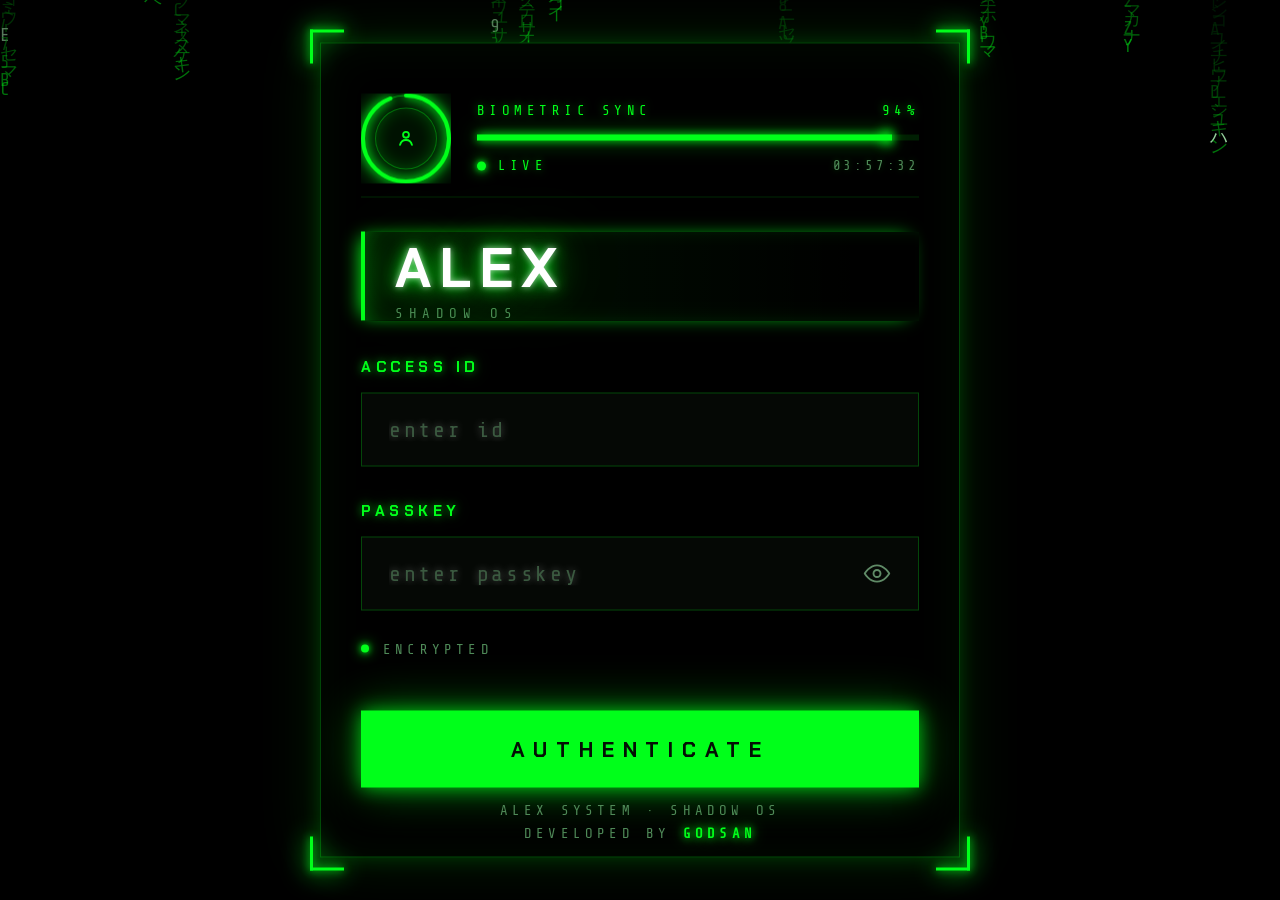
<file: index.html>
<!DOCTYPE html>
<html lang="en">
<head>
<meta charset="UTF-8">
<meta name="viewport" content="width=device-width, initial-scale=1, viewport-fit=cover">
<title>ALEX · SHADOW OS</title>
<link rel="preconnect" href="https://fonts.googleapis.com">
<link rel="preconnect" href="https://fonts.gstatic.com" crossorigin>
<link href="https://fonts.googleapis.com/css2?family=Chakra+Petch:wght@400;500;600;700&family=Share+Tech+Mono&display=swap" rel="stylesheet">
<link rel="stylesheet" href="style.css">
</head>
<body>
<canvas id="rain" aria-hidden="true"></canvas>

<main class="stage" id="stage">
  <span class="corner tl"></span><span class="corner tr"></span>
  <span class="corner bl"></span><span class="corner br"></span>

  <section class="card" id="card">
    <header class="bio">
      <div class="ring">
        <svg viewBox="0 0 90 90" aria-hidden="true">
          <circle class="ring-track" cx="45" cy="45" r="43"/>
          <circle class="ring-arc" id="ringArc" cx="45" cy="45" r="43"/>
        </svg>
        <div class="ring-core">
          <svg viewBox="0 0 24 24" width="22" height="22" fill="none" stroke="currentColor" stroke-width="2" stroke-linecap="round"><circle cx="12" cy="8" r="3.2"/><path d="M5.5 19c.8-3.6 3.4-5.4 6.5-5.4s5.7 1.8 6.5 5.4"/></svg>
        </div>
      </div>
      <div class="bio-info">
        <div class="bio-row"><span>BIOMETRIC SYNC</span><span id="bioPct">0%</span></div>
        <div class="bar"><i id="bioBar"></i></div>
        <div class="bio-row"><span class="live"><b class="dot"></b>LIVE</span><span class="clock" id="clock">00:00:00</span></div>
      </div>
    </header>

    <div class="title">
      <h1 id="glitch" data-text="ALEX">ALEX</h1>
      <p>SHADOW OS</p>
    </div>

    <form id="loginForm" autocomplete="off" novalidate>
      <label for="uid">ACCESS ID</label>
      <div class="field"><input id="uid" type="text" placeholder="enter id" autocapitalize="off" autocorrect="off" spellcheck="false"></div>

      <label for="pass">PASSKEY</label>
      <div class="field">
        <input id="pass" type="password" placeholder="enter passkey" autocapitalize="off" autocorrect="off" spellcheck="false">
        <button type="button" class="eye" id="eye" aria-label="Show passkey">
          <svg viewBox="0 0 24 24" width="28" height="28" fill="none" stroke="currentColor" stroke-width="1.6" stroke-linecap="round" stroke-linejoin="round"><path d="M1.5 12S5.5 5 12 5s10.5 7 10.5 7-4 7-10.5 7S1.5 12 1.5 12z"/><circle cx="12" cy="12" r="3"/><line id="eyeSlash" x1="3" y1="3" x2="21" y2="21" style="display:none"/></svg>
        </button>
      </div>

      <div class="status" id="status" role="status" aria-live="polite"><b class="dot"></b><span id="statusText">ENCRYPTED</span></div>

      <button type="submit" class="auth" id="auth"><span>AUTHENTICATE</span></button>
    </form>

    <footer>
      <p>ALEX SYSTEM · SHADOW OS</p>
      <p>DEVELOPED BY <em>GODSAN</em></p>
    </footer>
  </section>
</main>

<script src="config.js"></script>
<script src="script.js"></script>
</body>
</html>
</file>
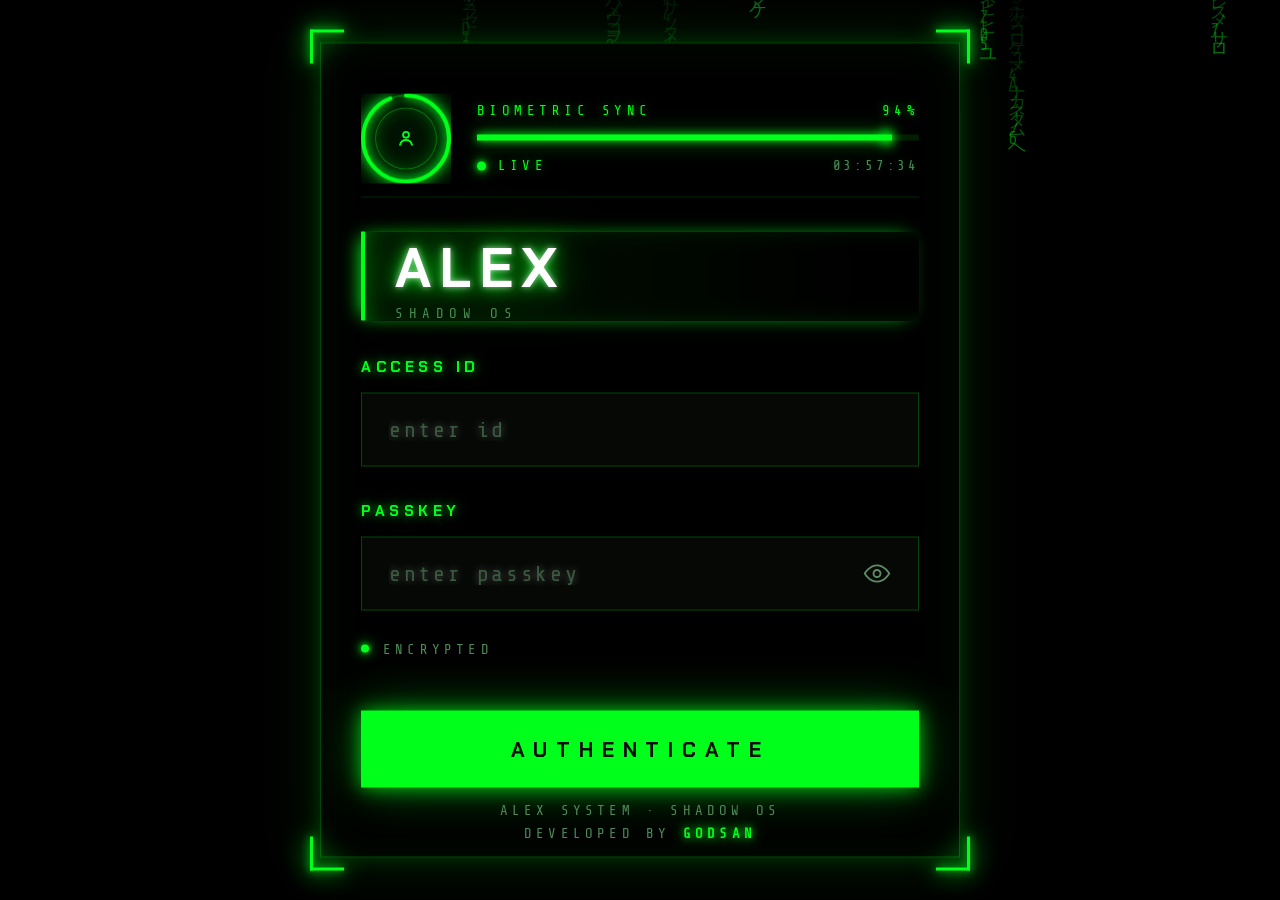
<file: activity.html>
<!DOCTYPE html>
<html lang="en" data-theme="dark">
<head>
<meta charset="UTF-8">
<meta name="viewport" content="width=device-width, initial-scale=1, viewport-fit=cover">
<title>Activity Log · ALEX SHADOW OS</title>
<script>try{if(!sessionStorage.getItem('alex_session'))location.replace('index.html')}catch(e){}</script>
<link rel="preconnect" href="https://fonts.googleapis.com">
<link rel="preconnect" href="https://fonts.gstatic.com" crossorigin>
<link href="https://fonts.googleapis.com/css2?family=Orbitron:wght@600;800&family=Poppins:wght@400;500;600;700&family=Share+Tech+Mono&display=swap" rel="stylesheet">
<link rel="stylesheet" href="core.css">
<link rel="stylesheet" href="activity.css">
</head>
<body data-page="activity" data-top="terminal" data-title="Activity Log">
<div class="app">
  <div id="sideSlot"></div>
  <div class="main">
    <div id="topSlot"></div>

    <main class="content apage">
      <div class="ahd">
        <div>
          <h1 class="atitle">ACTIVITY LOG</h1>
          <p class="asub" id="aCount">0 events recorded on this device</p>
        </div>
        <button class="ab" id="aClear">Clear log</button>
      </div>

      <section class="card abox">
        <div class="atools">
          <div class="achips" id="aChips" role="tablist" aria-label="Filter activity"></div>
          <label class="asearch"><span data-i="search"></span><input id="aq" type="search" placeholder="Search activity..." autocomplete="off"></label>
        </div>
        <div id="aList"></div>
        <div class="amore"><button class="ab" id="aMore" hidden>Show more</button></div>
      </section>
    </main>

    <div id="footSlot"></div>
  </div>
</div>

<script src="config.js"></script>
<script src="core.js"></script>
<script src="activity.js"></script>
</body>
</html>
</file>
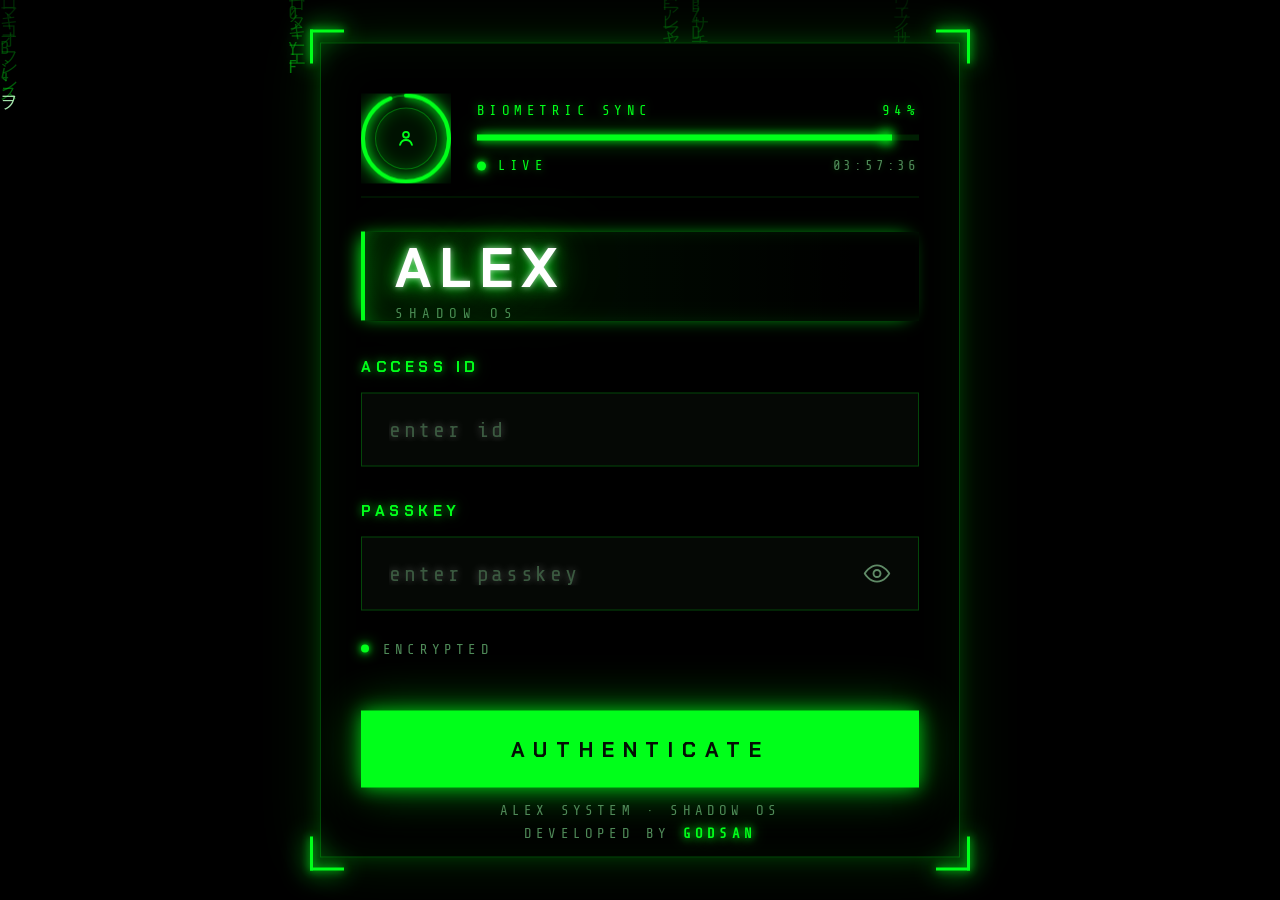
<file: dashboard.html>
<!DOCTYPE html>
<html lang="en" data-theme="dark">
<head>
<meta charset="UTF-8">
<meta name="viewport" content="width=device-width, initial-scale=1, viewport-fit=cover">
<title>Dashboard · ALEX SHADOW OS</title>
<script>try{if(!sessionStorage.getItem('alex_session'))location.replace('index.html')}catch(e){}</script>
<link rel="preconnect" href="https://fonts.googleapis.com">
<link rel="preconnect" href="https://fonts.gstatic.com" crossorigin>
<link href="https://fonts.googleapis.com/css2?family=Orbitron:wght@600;800&family=Poppins:wght@400;500;600;700&family=Share+Tech+Mono&display=swap" rel="stylesheet">
<link rel="stylesheet" href="core.css">
</head>
<body data-page="dashboard" data-top="search" data-title="Dashboard">
<div class="app">

  <div id="sideSlot"></div>

  <!-- ===== MAIN ===== -->
  <div class="main">
    <div id="topSlot"></div>

    <main class="content">
      <!-- hero -->
      <section class="card hero">
        <span class="hero-shield" data-i="shieldlock"></span>
        <span class="vr"></span>
        <div class="hero-txt">
          <h2>Welcome Back, <em id="wName">Godsan</em>!</h2>
          <p>Your digital vault is secure and ready.</p>
        </div>
        <div class="spacer"></div>
        <blockquote class="quote">“Security is not an option,<br>It’s a lifestyle.”<cite>— Shadow OS</cite></blockquote>
        <div class="globe" aria-hidden="true">
          <svg class="lands" viewBox="0 0 600 300" width="600" height="300">
            <g id="land" fill="#3fe453" opacity=".9">
              <path d="M30 95c20-28 62-32 84-12s10 46-15 56-50 30-60 5-24-28-9-49z"/>
              <path d="M150 175c26-10 52 6 46 36s-30 52-46 32-16-46 0-68z"/>
              <path d="M195 65c22-22 62-16 74 10s-20 38-46 32-42-20-28-42z"/>
            </g>
            <use href="#land" x="300"/>
          </svg>
          <i class="grid"></i>
        </div>
      </section>

      <!-- stats -->
      <section class="stats">
        <article class="card stat">
          <span class="s-ico" data-i="key"></span>
          <div class="s-body"><span class="lbl">Total Passwords</span>
            <div class="val"><b id="vTotal">0</b><small id="vDelta"></small></div></div>
          <svg class="spark" id="sparkPass"></svg>
        </article>

        <article class="card stat">
          <span class="s-ico" data-i="shieldchk"></span>
          <div class="s-body"><span class="lbl">Security Score</span>
            <div class="val"><b id="vScore">0%</b><small id="sDelta"></small></div></div>
          <div class="meter"><i id="scoreBar"></i></div>
        </article>

        <article class="card stat">
          <span class="s-ico" data-i="clock"></span>
          <div class="s-body"><span class="lbl">Last Access</span>
            <div class="val sm" id="lastAccess">—</div>
            <small class="muted" id="uptime">Session 00:00:00</small></div>
          <svg class="wave" id="wave" viewBox="0 0 300 44"><path fill="none" stroke="#2bff3f" stroke-width="2"/><circle r="4" cx="75" fill="#2bff3f"/></svg>
        </article>

        <article class="card stat status" id="cStatus" role="button" tabindex="0" title="Tap to lock your wallet now">
          <span class="s-ico sm" id="stIco" data-i="lock"></span>
          <div class="s-body"><span class="lbl">Vault Status</span>
            <div class="val sm" id="stText">Locked</div>
            <small class="ok" id="stSub">Fully Protected</small></div>
          <span class="big-lock" id="stBig" data-i="lock"></span>
        </article>
      </section>

      <!-- vault + right column -->
      <section class="cols">
        <article class="card vault">
          <div class="c-head"><span class="c-ico" data-i="folder"></span><h3>Your Password Vault</h3><a href="#" class="va" data-page="vault">View All<span data-i="arrow"></span></a></div>
          <div class="vlist" id="vlist"></div>
        </article>

        <div class="right">
          <article class="card qa">
            <div class="c-head"><span class="c-ico" data-i="bolt"></span><h3>Quick Actions</h3></div>
            <div class="qa-grid">
              <button class="q" data-q="add"><span data-i="plus"></span>Add Password</button>
              <button class="q" data-q="gen"><span data-i="cube"></span>Generate Password</button>
              <button class="q" data-q="sec"><span data-i="shieldchk"></span>View Security</button>
            </div>
          </article>

          <article class="card act">
            <div class="c-head"><span class="c-ico" data-i="pulse"></span><h3>Recent Activity</h3><a href="#" class="va" data-page="activity">View All<span data-i="arrow"></span></a></div>
            <ul id="acts"></ul>
          </article>
        </div>
      </section>
    </main>

    <div id="footSlot"></div>
  </div>
</div>

<script src="config.js"></script>
<script src="core.js"></script>
<script src="dashboard.js"></script>
</body>
</html>
</file>
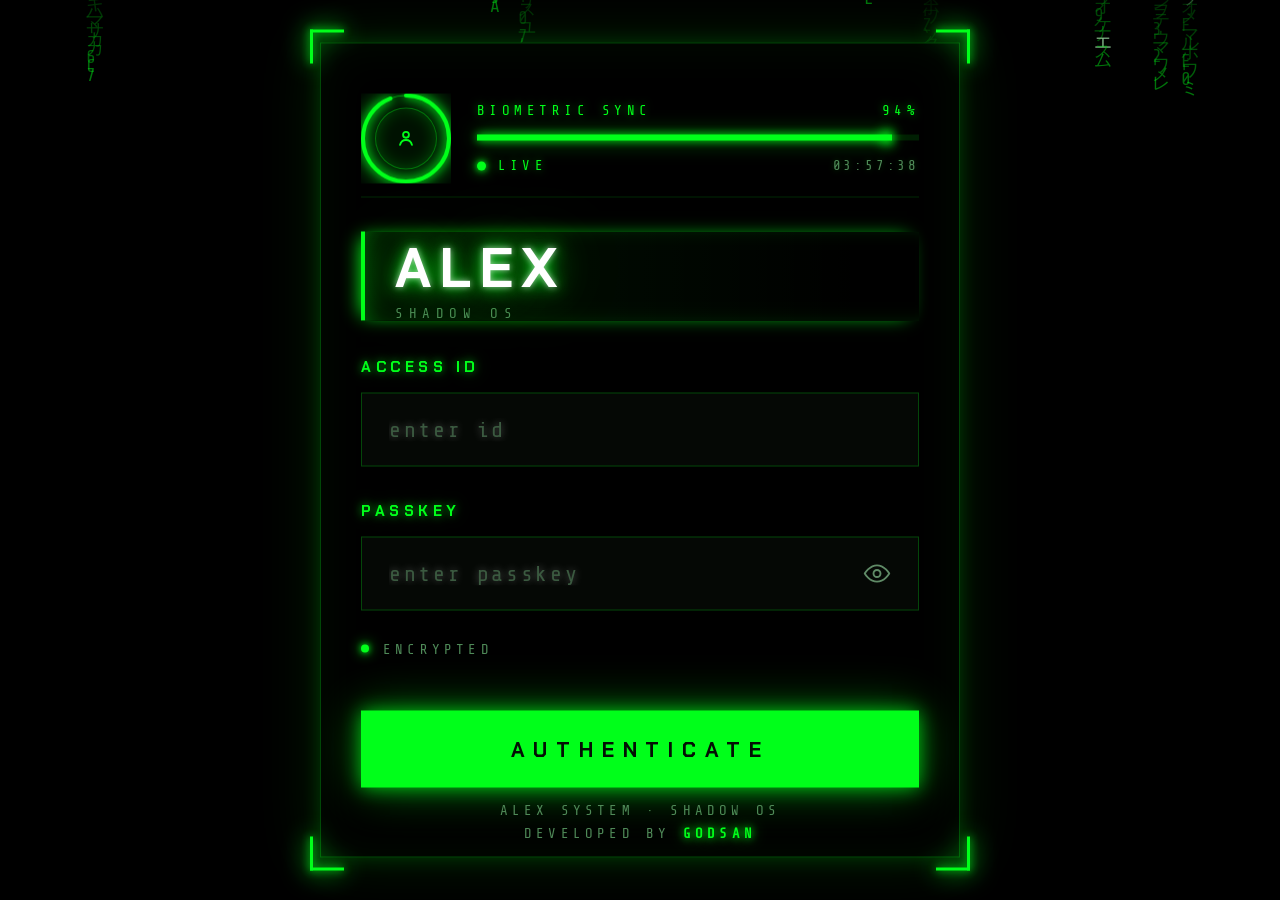
<file: generator.html>
<!DOCTYPE html>
<html lang="en" data-theme="dark">
<head>
<meta charset="UTF-8">
<meta name="viewport" content="width=device-width, initial-scale=1, viewport-fit=cover">
<title>Generate · ALEX SHADOW OS</title>
<script>try{if(!sessionStorage.getItem('alex_session'))location.replace('index.html')}catch(e){}</script>
<link rel="preconnect" href="https://fonts.googleapis.com">
<link rel="preconnect" href="https://fonts.gstatic.com" crossorigin>
<link href="https://fonts.googleapis.com/css2?family=Orbitron:wght@600;800&family=Poppins:wght@400;500;600;700&family=Share+Tech+Mono&display=swap" rel="stylesheet">
<link rel="stylesheet" href="core.css">
<link rel="stylesheet" href="generator.css">
</head>
<body data-page="generator" data-top="terminal" data-title="Generate">
<div class="app">
  <div id="sideSlot"></div>
  <div class="main">
    <div id="topSlot"></div>

    <main class="content gpage">
      <div class="ghead">
        <h1 class="gtitle">GENERATE</h1>
        <p class="gsub">Create strong random passwords. Nothing leaves this device.</p>
      </div>

      <div class="ggrid">
        <!-- result -->
        <section class="card gleft">
          <div class="gtop">
            <div class="gout" id="gOut" role="button" tabindex="0" title="Tap to copy"></div>
            <button class="gib" id="gRef" aria-label="Generate a new password" data-i="refresh"></button>
            <button class="gib" id="gCopy" aria-label="Copy password" data-i="copy"></button>
          </div>
          <div class="gbar"><i id="gBar"></i></div>
          <p class="gtxt" id="gTxt"></p>
          <p class="gtxt2" id="gCrack"></p>
          <div class="gbtns">
            <button class="bt fill" id="gSave"><span data-i="save"></span>Save to vault</button>
            <button class="bt" id="gNew"><span data-i="refresh"></span>Generate new</button>
          </div>
          <div class="ghist">
            <h3>Recent this session</h3>
            <div id="gHist"></div>
          </div>
        </section>

        <!-- options -->
        <section class="card gright">
          <div class="ghd"><span data-i="sliders"></span><h3>Options</h3></div>
          <div class="glen">
            <label for="gRange">Length: <b id="gLen">16</b></label>
            <input type="range" id="gRange" min="6" max="64" value="16">
          </div>
          <div class="chips gchips" id="gChips"></div>

          <div class="opt"><div><b>Lowercase</b><small>a-z</small></div><label class="tg"><input type="checkbox" data-k="lower"><i></i></label></div>
          <div class="opt"><div><b>Uppercase</b><small>A-Z</small></div><label class="tg"><input type="checkbox" data-k="upper"><i></i></label></div>
          <div class="opt"><div><b>Numbers</b><small>0-9</small></div><label class="tg"><input type="checkbox" data-k="num"><i></i></label></div>
          <div class="opt"><div><b>Symbols</b><small>!@#$%</small></div><label class="tg"><input type="checkbox" data-k="sym"><i></i></label></div>
          <div class="opt"><div><b>Skip look-alike characters</b><small>0 O 1 l I</small></div><label class="tg"><input type="checkbox" data-k="skip"><i></i></label></div>
        </section>
      </div>
    </main>

    <div id="footSlot"></div>
  </div>
</div>

<script src="config.js"></script>
<script src="core.js"></script>
<script src="generator.js"></script>
</body>
</html>
</file>
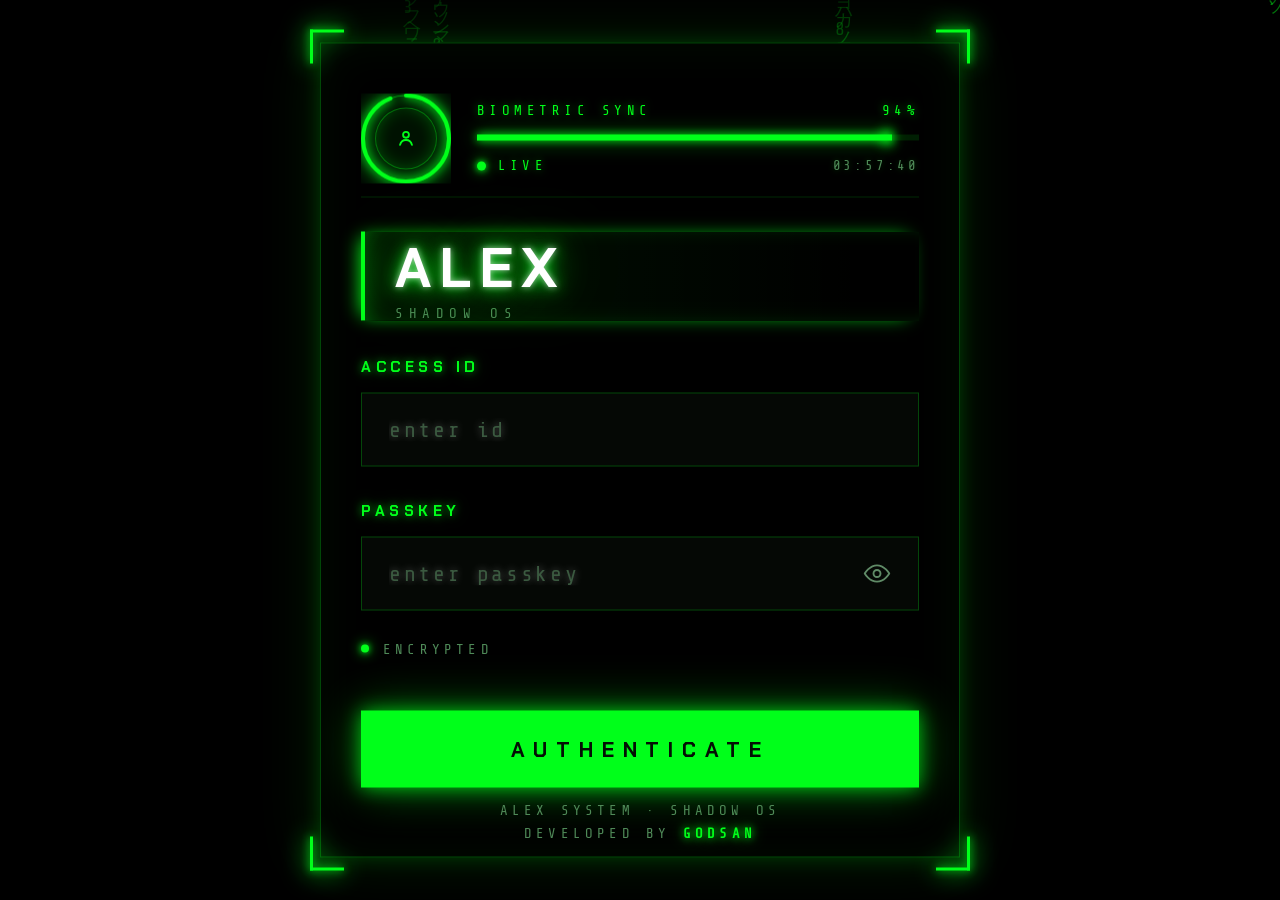
<file: help.html>
<!DOCTYPE html>
<html lang="en" data-theme="dark">
<head>
<meta charset="UTF-8">
<meta name="viewport" content="width=device-width, initial-scale=1, viewport-fit=cover">
<title>Help &amp; Support · ALEX SHADOW OS</title>
<script>try{if(!sessionStorage.getItem('alex_session'))location.replace('index.html')}catch(e){}</script>
<link rel="preconnect" href="https://fonts.googleapis.com">
<link rel="preconnect" href="https://fonts.gstatic.com" crossorigin>
<link href="https://fonts.googleapis.com/css2?family=Orbitron:wght@600;800&family=Poppins:wght@400;500;600;700;800&family=Share+Tech+Mono&display=swap" rel="stylesheet">
<link rel="stylesheet" href="core.css">
<link rel="stylesheet" href="help.css">
</head>
<body data-page="help" data-top="terminal" data-title="Help & Support">
<div class="app">
  <div id="sideSlot"></div>
  <div class="main">
    <div id="topSlot"></div>

    <main class="content hpage">

      <!-- hero -->
      <section class="hero2">
        <svg class="circuit" viewBox="0 0 1200 520" preserveAspectRatio="xMidYMid slice" aria-hidden="true">
          <g class="cl" fill="none" stroke="#19e62e" stroke-width="2" stroke-linejoin="round">
            <path d="M0 70H120L215 165H330L400 235"/><path d="M0 120H90L170 200H260"/><path d="M0 250H60L150 340H250"/>
            <path d="M0 40H220L300 120" opacity=".5"/><path d="M60 430L170 320H300" opacity=".6"/>
            <path d="M1200 70H1080L985 165H870L800 235"/><path d="M1200 120H1110L1030 200H940"/><path d="M1200 250H1140L1050 340H950"/>
            <path d="M1200 40H980L900 120" opacity=".5"/><path d="M1140 430L1030 320H900" opacity=".6"/>
          </g>
          <g fill="#2bff3f"><circle cx="400" cy="235" r="4"/><circle cx="260" cy="200" r="3.5"/><circle cx="250" cy="340" r="3.5"/><circle cx="300" cy="120" r="3"/><circle cx="300" cy="320" r="3"/>
            <circle cx="800" cy="235" r="4"/><circle cx="940" cy="200" r="3.5"/><circle cx="950" cy="340" r="3.5"/><circle cx="900" cy="120" r="3"/><circle cx="900" cy="320" r="3"/></g>
        </svg>

        <div class="hero2-in">
          <svg class="headset" viewBox="0 0 120 120" aria-hidden="true">
            <path d="M22 68V58a38 38 0 0 1 76 0v10" fill="none" stroke="currentColor" stroke-width="7" stroke-linecap="round"/>
            <rect x="12" y="58" width="17" height="34" rx="8.5" fill="currentColor"/><rect x="91" y="58" width="17" height="34" rx="8.5" fill="currentColor"/>
            <path d="M60 33l19 7.2v15c0 12.6-8.2 21-19 25-10.8-4-19-12.4-19-25v-15z" fill="rgba(0,255,26,.14)" stroke="currentColor" stroke-width="3.2" stroke-linejoin="round"/>
            <rect x="51.5" y="52" width="17" height="14" rx="2.6" fill="currentColor"/><path d="M54.8 52v-3.2a5.2 5.2 0 0 1 10.4 0V52" fill="none" stroke="currentColor" stroke-width="3.2"/>
            <circle cx="60" cy="58" r="1.8" fill="#031004"/>
            <path d="M99.5 92c0 11-9 17-25 17" fill="none" stroke="currentColor" stroke-width="5" stroke-linecap="round"/><rect x="58" y="104" width="17" height="9" rx="4.5" fill="currentColor"/>
          </svg>
          <h1 class="htitle">Help &amp; <em>Support</em></h1>
          <p class="hsub">Get in touch with us. We’re here to help you.</p>
          <i class="hline"></i>
        </div>
      </section>

      <!-- connect -->
      <section class="connect">
        <div class="chead"><i></i><h2>Connect With Us</h2><i></i></div>
        <div class="ccards">
          <a class="ccard" id="cInsta" href="https://www.instagram.com/angelbii_offcl_.18?avpt=d3B6eTBkMW12aDNh" target="_blank" rel="noopener noreferrer">
            <svg class="clogo" viewBox="0 0 48 48" aria-hidden="true"><defs><linearGradient id="ig" x1="0" y1="1" x2="1" y2="0"><stop offset="0" stop-color="#feda75"/><stop offset=".3" stop-color="#fa7e1e"/><stop offset=".55" stop-color="#d62976"/><stop offset=".8" stop-color="#962fbf"/><stop offset="1" stop-color="#4f5bd5"/></linearGradient></defs>
              <rect x="5" y="5" width="38" height="38" rx="11" fill="none" stroke="url(#ig)" stroke-width="4.2"/><circle cx="24" cy="24" r="8.6" fill="none" stroke="url(#ig)" stroke-width="4.2"/><circle cx="34.2" cy="13.8" r="2.6" fill="url(#ig)"/></svg>
            <span class="ctxt"><b>Follow Us on Instagram</b><small>Stay updated with Shadow OS</small></span>
            <span class="carrow" data-i="arrow"></span>
          </a>
          <a class="ccard" id="cMail" href="mailto:godawmsensation@gmail.com?subject=ALEX%20SHADOW%20OS%20support">
            <svg class="clogo" viewBox="0 0 48 48" aria-hidden="true"><path fill="#EA4335" d="M24 9.5c3.54 0 6.71 1.22 9.21 3.6l6.85-6.85C35.9 2.38 30.47 0 24 0 14.62 0 6.51 5.38 2.56 13.22l7.98 6.19C12.43 13.72 17.74 9.5 24 9.5z"/><path fill="#4285F4" d="M46.98 24.55c0-1.57-.15-3.09-.38-4.55H24v9.02h12.94c-.58 2.96-2.26 5.48-4.78 7.18l7.73 6c4.51-4.18 7.09-10.36 7.09-17.65z"/><path fill="#FBBC05" d="M10.53 28.59c-.48-1.45-.76-2.99-.76-4.59s.27-3.14.76-4.59l-7.98-6.19C.92 16.46 0 20.12 0 24c0 3.88.92 7.54 2.56 10.78l7.97-6.19z"/><path fill="#34A853" d="M24 48c6.48 0 11.93-2.13 15.89-5.81l-7.73-6c-2.15 1.45-4.92 2.3-8.16 2.3-6.26 0-11.57-4.22-13.47-9.91l-7.98 6.19C6.51 42.62 14.62 48 24 48z"/></svg>
            <span class="ctxt"><b>Visit Us on Google</b><small>Learn more &amp; get support</small><small class="cmail">godawmsensation@gmail.com</small></span>
            <span class="carrow" data-i="arrow"></span>
          </a>
        </div>
        <p class="cnote"><button class="clink" id="cCopy" type="button"><span data-i="copy"></span>Copy email address</button></p>
      </section>

      <!-- FAQ -->
      <section class="faq card">
        <div class="fhead"><span data-i="help"></span><h3>Quick answers</h3></div>
        <details><summary>What is my Wallet Password?</summary><p>After you sign in with the User ID and sign-in passkey the admin gave you, the dashboard asks you to create your own <b>Wallet Password</b>. It locks your wallet, only you know it, and you enter it each time you open your wallet. Nobody else can open your wallet, not even the admin.</p></details>
        <details><summary>I forgot my Wallet Password.</summary><p>It cannot be recovered, because it is the only key to your wallet. On the unlock window choose <b>Forgot your Wallet Password?</b> to erase the wallet and start again with a new one. Everything saved in it is deleted, so keep an exported backup.</p></details>
        <details><summary>I forgot my sign-in passkey.</summary><p>Ask the admin (angel) to give you a new one under <b>Security → Manage Users</b>. Your wallet is not affected.</p></details>
        <details><summary>Where is my data stored, and who can see it?</summary><p>Your wallet is encrypted in your browser with a key made from your Wallet Password, then stored as unreadable data. Only you can open it. Other users, the admin and whoever runs the database cannot read it.</p></details>
        <details><summary>Can I create my own account?</summary><p>No. Only the admin creates User IDs. Ask the admin for one.</p></details>
        <details><summary>How do I back up or move my passwords?</summary><p>Go to <b>Vault → Export</b> to download a JSON or CSV file, or use <b>Security → Data → Export</b>. To bring passwords in, use <b>Vault → Import</b>.</p></details>
        <details><summary>I deleted a password by mistake.</summary><p>Open the <b>Recycle Bin</b> and press <b>Restore</b>. Deleted passwords wait there for 30 days before they are removed for good.</p></details>
        <details><summary>How do I change my passwords or add a user?</summary><p>Open <b>Security</b>. Use <b>Change Wallet Password</b> for your wallet, and <b>Manage Users</b> to change your sign-in passkey. Only the admin (angel) can add or remove users.</p></details>
        <details><summary>Why did my wallet lock on its own?</summary><p>The auto-lock timer ran out. Enter your Wallet Password to open it again. You can make the timer shorter or longer on the <b>Security</b> page.</p></details>
      </section>

      <p class="habout">ALEX SHADOW OS v1.0.0 &nbsp;·&nbsp; Developed by <b>Godsan</b></p>
    </main>

    <div id="footSlot"></div>
  </div>
</div>

<script src="config.js"></script>
<script src="core.js"></script>
<script src="help.js"></script>
</body>
</html>
</file>
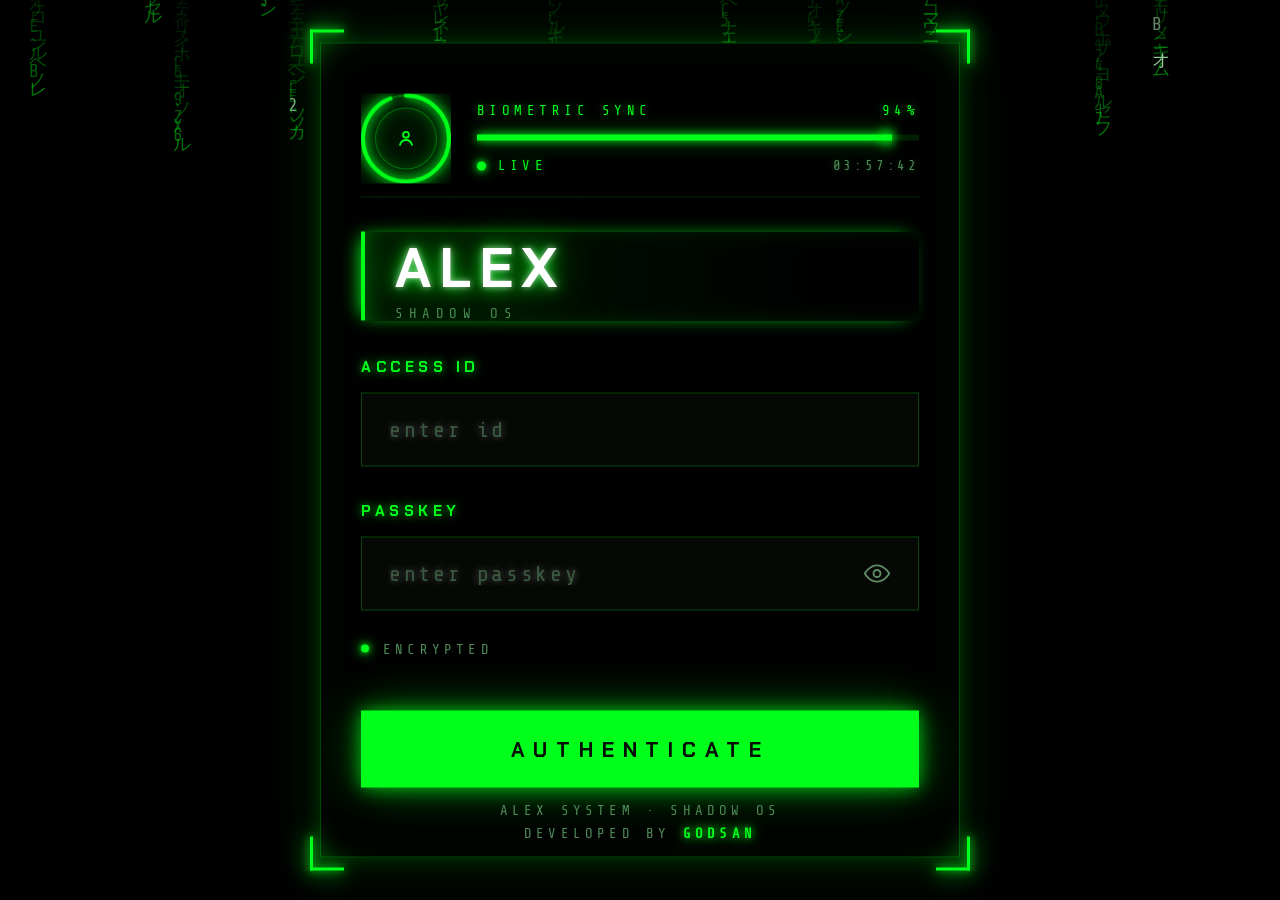
<file: recycle.html>
<!DOCTYPE html>
<html lang="en" data-theme="dark">
<head>
<meta charset="UTF-8">
<meta name="viewport" content="width=device-width, initial-scale=1, viewport-fit=cover">
<title>Recycle Bin · ALEX SHADOW OS</title>
<script>try{if(!sessionStorage.getItem('alex_session'))location.replace('index.html')}catch(e){}</script>
<link rel="preconnect" href="https://fonts.googleapis.com">
<link rel="preconnect" href="https://fonts.gstatic.com" crossorigin>
<link href="https://fonts.googleapis.com/css2?family=Orbitron:wght@600;800&family=Poppins:wght@400;500;600;700&family=Share+Tech+Mono&display=swap" rel="stylesheet">
<link rel="stylesheet" href="core.css">
<link rel="stylesheet" href="recycle.css">
</head>
<body data-page="recycle" data-top="terminal" data-title="Recycle Bin">
<div class="app">
  <div id="sideSlot"></div>
  <div class="main">
    <div id="topSlot"></div>

    <main class="content rpage">
      <div class="rhd">
        <div>
          <h1 class="rtitle">RECYCLE BIN</h1>
          <p class="rsub" id="rCount">0 deleted passwords. Items are removed for good after 30 days.</p>
        </div>
        <div class="racts">
          <button class="rb" id="rRestoreAll"><span data-i="refresh"></span>Restore all</button>
          <button class="rb danger" id="rEmpty"><span data-i="trashline"></span>Empty Trash</button>
        </div>
      </div>

      <section class="card rbox" id="rBox"></section>
    </main>

    <div id="footSlot"></div>
  </div>
</div>

<script src="config.js"></script>
<script src="core.js"></script>
<script src="recycle.js"></script>
</body>
</html>
</file>
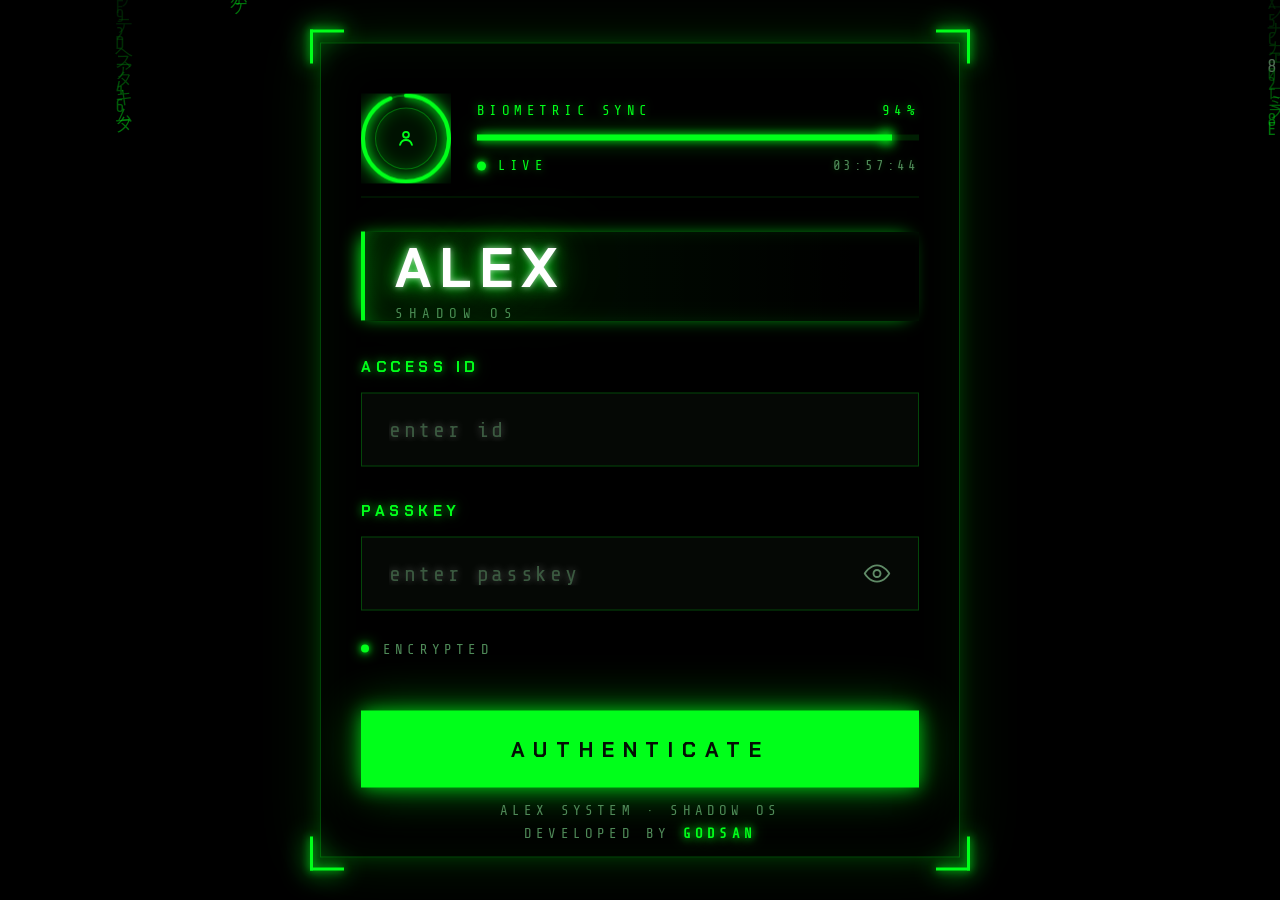
<file: security.html>
<!DOCTYPE html>
<html lang="en" data-theme="dark">
<head>
<meta charset="UTF-8">
<meta name="viewport" content="width=device-width, initial-scale=1, viewport-fit=cover">
<title>Security · ALEX SHADOW OS</title>
<script>try{if(!sessionStorage.getItem('alex_session'))location.replace('index.html')}catch(e){}</script>
<link rel="preconnect" href="https://fonts.googleapis.com">
<link rel="preconnect" href="https://fonts.gstatic.com" crossorigin>
<link href="https://fonts.googleapis.com/css2?family=Orbitron:wght@600;800&family=Poppins:wght@400;500;600;700&family=Share+Tech+Mono&display=swap" rel="stylesheet">
<link rel="stylesheet" href="core.css">
<link rel="stylesheet" href="security.css">
</head>
<body data-page="security" data-top="terminal" data-title="Security">
<div class="app">
  <div id="sideSlot"></div>
  <div class="main">
    <div id="topSlot"></div>

    <main class="content spage">
      <div class="shd">
        <h1 class="stitle">SECURITY</h1>
        <p class="ssub">Check your password health and control how the vault protects itself.</p>
      </div>

      <!-- overview -->
      <section class="sover">
        <article class="card score">
          <div class="gwrap">
            <svg class="gauge" viewBox="0 0 140 140" aria-hidden="true"><circle class="gt" cx="70" cy="70" r="58"/><circle class="gv" id="gArc" cx="70" cy="70" r="58"/></svg>
            <div class="gnum"><b id="gScore">0</b><span>%</span></div>
          </div>
          <div class="glabel" id="gLabel">—</div>
          <p class="gnote" id="gNote"></p>
        </article>
        <div class="tiles">
          <article class="card tile"><span class="t-ic" data-i="shield"></span><b id="tWeak">0</b><small>Weak passwords</small></article>
          <article class="card tile"><span class="t-ic" data-i="copy"></span><b id="tReused">0</b><small>Reused passwords</small></article>
          <article class="card tile"><span class="t-ic" data-i="clock"></span><b id="tOld">0</b><small id="tOldL">Older than 90 days</small></article>
          <article class="card tile"><span class="t-ic" data-i="shieldchk"></span><b id="tStrong">0</b><small>Strong passwords</small></article>
        </div>
      </section>

      <!-- Security settings -->
      <section class="card scard">
        <div class="shead"><span data-i="lock"></span><h3>Security</h3></div>
        <div class="srow"><div><b>Auto-lock</b><small>Lock your wallet this long after you unlock it, even while you are using the site.</small></div>
          <select class="ssel" id="sAuto"><option value="1">1 minute</option><option value="2">2 minutes</option><option value="5">5 minutes</option><option value="10">10 minutes</option><option value="15">15 minutes</option><option value="30">30 minutes</option></select></div>
        <div class="srow"><div><b>Lock when I leave the app</b><small>Lock the vault as soon as you switch tabs, switch apps or turn the screen off.</small></div>
          <label class="tg"><input type="checkbox" id="sHide"><i></i></label></div>
        <div class="srow"><div><b>Password age warning</b><small>Flag passwords that have not been changed for this long.</small></div>
          <select class="ssel" id="sAge"><option value="0">Never</option><option value="30">30 days</option><option value="60">60 days</option><option value="90">90 days</option><option value="180">180 days</option><option value="365">365 days</option></select></div>
        <div class="srow"><div><b>Hide revealed passwords after</b><small>A password you show with the eye button hides itself again.</small></div>
          <select class="ssel" id="sReveal"><option value="3">3 seconds</option><option value="6">6 seconds</option><option value="10">10 seconds</option><option value="15">15 seconds</option></select></div>
        <div class="srow"><div><b>Clear clipboard after copying</b><small>Wipe the clipboard 30 seconds after you copy a password.</small></div>
          <label class="tg"><input type="checkbox" id="sClip"><i></i></label></div>
        <div class="srow"><div><b>Wallet Password</b><small id="pkNote">The password that opens your wallet. Only you know it, and it cannot be recovered if you forget it.</small></div>
          <button class="sb" id="sPass"><span data-i="key"></span>Change Wallet Password</button></div>
      </section>

      <!-- Manage users -->
      <section class="card scard">
        <div class="shead"><span data-i="user"></span><h3>Manage Users</h3><button class="sb fill" id="xAddUser" hidden><span data-i="plus2"></span>Add user</button></div>
        <div id="users"></div>
      </section>

      <!-- Data -->
      <section class="card scard">
        <div class="shead"><span data-i="download"></span><h3>Data</h3></div>
        <div class="srow"><div><b>Private vault <span class="pvchip" id="pvState">…</span></b><small id="pvNote">Your wallet belongs only to you. It is encrypted in your browser with a key made from your own Wallet Password and stored as unreadable data, so other users — the admin included — cannot read it.</small></div></div>
        <div class="srow"><div><b>Export vault</b><small>Download all passwords as a JSON backup.</small></div><button class="sb" id="dExport"><span data-i="download"></span>Export</button></div>
        <div class="srow"><div><b>Clear activity log</b><small>Remove every entry from the Activity Log.</small></div><button class="sb" id="dClear">Clear log</button></div>
        <div class="srow"><div><b>Erase wallet</b><small>Delete all passwords, Trash and activity from your wallet. You keep your Wallet Password.</small></div><button class="sb danger" id="dErase"><span data-i="trashline"></span>Erase everything</button></div>
      </section>
    </main>

    <div id="footSlot"></div>
  </div>
</div>

<script src="config.js"></script>
<script src="core.js"></script>
<script src="security.js"></script>
</body>
</html>
</file>
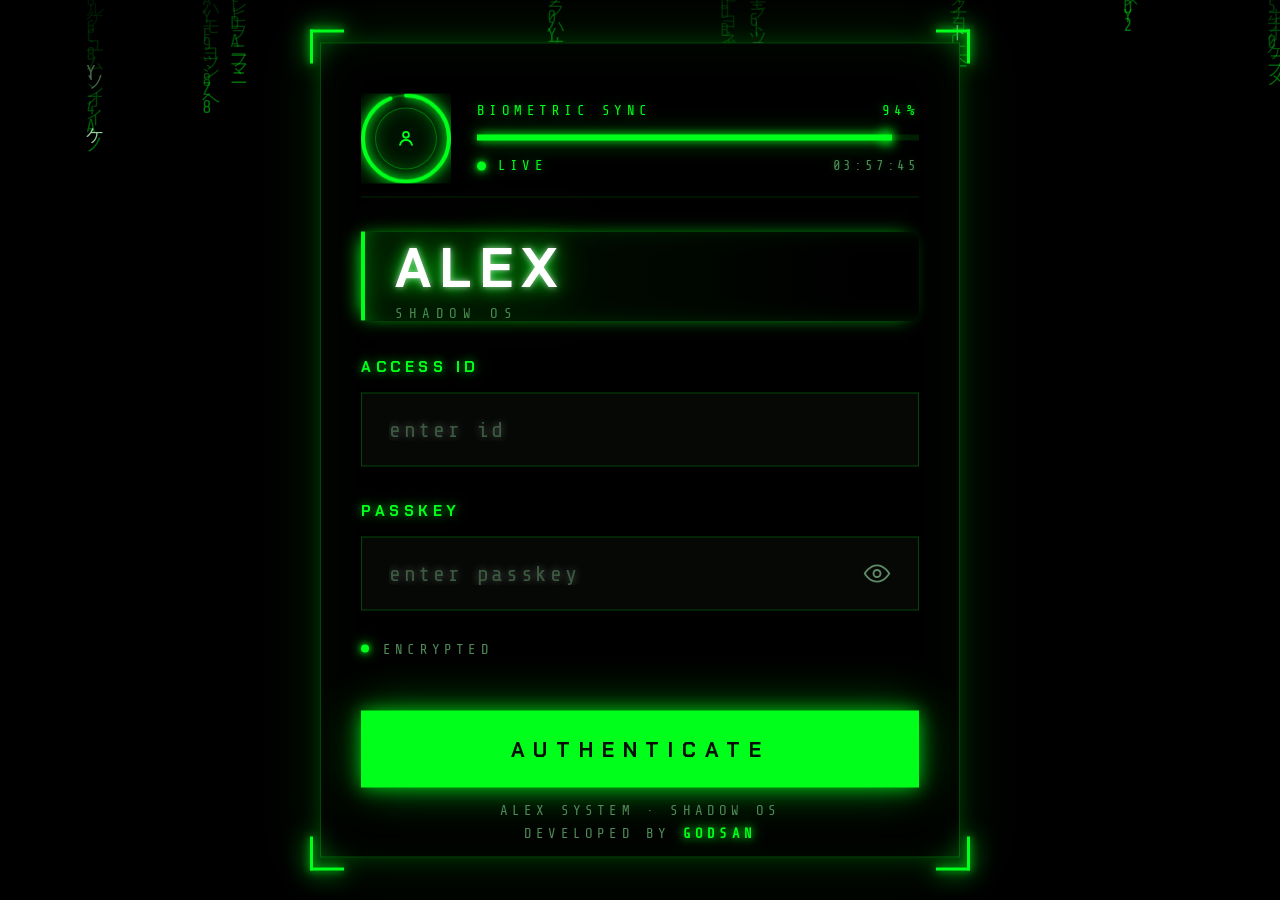
<file: settings.html>
<!DOCTYPE html>
<html lang="en" data-theme="dark">
<head>
<meta charset="UTF-8">
<meta name="viewport" content="width=device-width, initial-scale=1, viewport-fit=cover">
<title>Settings · ALEX SHADOW OS</title>
<script>try{if(!sessionStorage.getItem('alex_session'))location.replace('index.html')}catch(e){}</script>
<link rel="preconnect" href="https://fonts.googleapis.com">
<link rel="preconnect" href="https://fonts.gstatic.com" crossorigin>
<link href="https://fonts.googleapis.com/css2?family=Orbitron:wght@600;800&family=Poppins:wght@400;500;600;700&family=Share+Tech+Mono&display=swap" rel="stylesheet">
<link rel="stylesheet" href="core.css">
<link rel="stylesheet" href="settings.css">
</head>
<body data-page="settings" data-top="terminal" data-title="Settings">
<div class="app">
  <div id="sideSlot"></div>
  <div class="main">
    <div id="topSlot"></div>

    <main class="content tpage">
      <div class="thd">
        <h1 class="ttitle">SETTINGS</h1>
        <p class="tsub">Changes are saved automatically.</p>
      </div>

      <!-- Profile -->
      <section class="card tcard">
        <div class="thead"><span data-i="user"></span><h3>Profile</h3></div>
        <div class="trow"><div><b>Display name</b><small>Shown in the welcome message and avatar.</small></div>
          <input class="tinp" id="pName" type="text" maxlength="24" autocomplete="off" spellcheck="false"></div>
        <div class="trow"><div><b>Username</b><small>The name you sign in with. Change passkeys on the Security page.</small></div>
          <div class="tval" id="pUser">—</div></div>
      </section>

      <!-- Appearance -->
      <section class="card tcard">
        <div class="thead"><span data-i="sliders"></span><h3>Appearance</h3></div>
        <div class="trow"><div><b>Theme</b><small>Dark is the default. Light is easier to read in bright sunlight.</small></div>
          <select class="tsel" id="aTheme"><option value="dark">Dark</option><option value="light">Light</option></select></div>
        <div class="trow"><div><b>Matrix background</b><small>Animated code rain behind every page.</small></div>
          <label class="tg"><input type="checkbox" data-pref="matrix" data-type="bool"><i></i></label></div>
        <div class="trow"><div><b>Matrix speed</b><small>How fast the code rain falls.</small></div>
          <select class="tsel" data-pref="speed"><option value="slow">Slow</option><option value="normal">Normal</option><option value="fast">Fast</option></select></div>
        <div class="trow"><div><b>Glow effects</b><small>Neon glow on text, borders and buttons. Turn off for a flatter, calmer look.</small></div>
          <label class="tg"><input type="checkbox" data-pref="glow" data-type="bool"><i></i></label></div>
        <div class="trow"><div><b>Animations</b><small>Panel animations, transitions and the matrix rain. Turn off to save battery.</small></div>
          <label class="tg"><input type="checkbox" data-pref="motion" data-type="bool"><i></i></label></div>
      </section>

      <!-- Notifications -->
      <section class="card tcard">
        <div class="thead"><span data-i="bell"></span><h3>Notifications</h3></div>
        <div class="trow"><div><b>Notification badge</b><small>Show the red counter on the bell for new activity.</small></div>
          <label class="tg"><input type="checkbox" data-pref="badge" data-type="bool"><i></i></label></div>
        <div class="trow"><div><b>Pop-up messages</b><small>Short confirmations such as “Password copied”.</small></div>
          <label class="tg"><input type="checkbox" data-pref="toasts" data-type="bool"><i></i></label></div>
      </section>

      <!-- Preferences -->
      <section class="card tcard">
        <div class="thead"><span data-i="gear"></span><h3>Preferences</h3></div>
        <div class="trow"><div><b>Clock format</b><small>Used by the clock in the top bar and by Last Access.</small></div>
          <select class="tsel" data-pref="hour12" data-type="bool-str"><option value="false">24-hour</option><option value="true">12-hour</option></select></div>
        <div class="trow"><div><b>Start page</b><small>The page that opens right after you sign in.</small></div>
          <select class="tsel" data-pref="start"><option value="dashboard">Dashboard</option><option value="vault">Vault</option><option value="generator">Generator</option><option value="security">Security</option><option value="settings">Settings</option></select></div>
        <div class="trow"><div><b>Passwords per page</b><small>How many entries the Vault list shows before it adds a new page.</small></div>
          <select class="tsel" data-pref="perPage" data-type="num"><option value="8">8</option><option value="12">12</option><option value="20">20</option><option value="50">50</option></select></div>
        <div class="trow"><div><b>Default category</b><small>Pre-selected when you add a new password.</small></div>
          <select class="tsel" id="pCat" data-pref="defCat"></select></div>
        <div class="trow"><div><b>Default password length</b><small>The starting length on the Generator page.</small></div>
          <select class="tsel" id="pLen"><option>8</option><option>12</option><option>16</option><option>20</option><option>24</option><option>32</option><option>48</option><option>64</option></select></div>
        <div class="trow"><div><b>Confirm before moving to Trash</b><small>Ask first when you delete a password. It can always be restored from the Recycle Bin.</small></div>
          <label class="tg"><input type="checkbox" data-pref="confirmDel" data-type="bool"><i></i></label></div>
      </section>

      <!-- Reset -->
      <section class="card tcard">
        <div class="thead"><span data-i="refresh"></span><h3>Reset</h3></div>
        <div class="trow"><div><b>Reset settings</b><small>Put every setting on this page back to its default. Your passwords and security settings are not touched.</small></div>
          <button class="tb danger" id="rReset"><span data-i="refresh"></span>Reset to defaults</button></div>
      </section>
    </main>

    <div id="footSlot"></div>
  </div>
</div>

<script src="config.js"></script>
<script src="core.js"></script>
<script src="settings.js"></script>
</body>
</html>
</file>
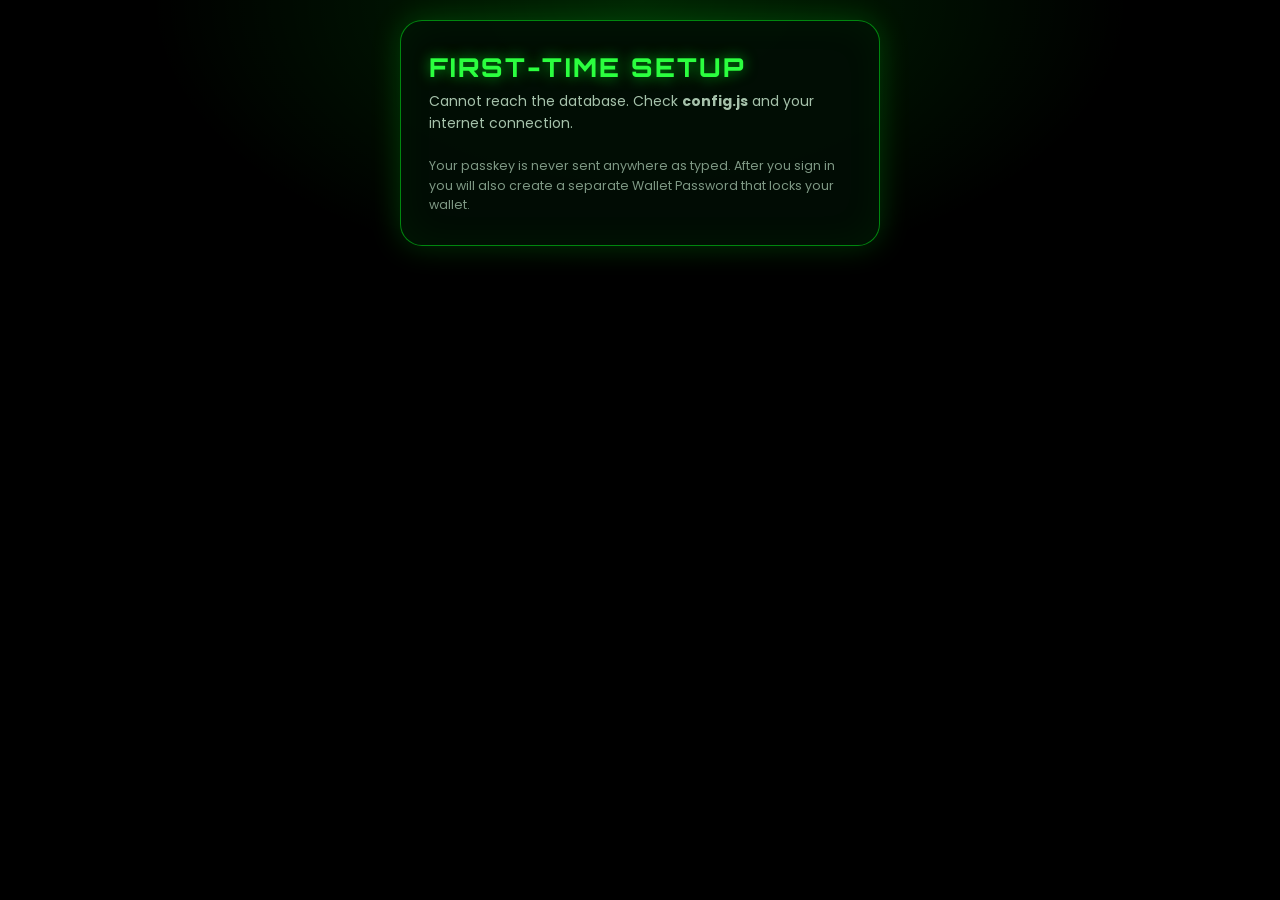
<file: setup.html>
<!DOCTYPE html>
<html lang="en">
<head>
<meta charset="UTF-8">
<meta name="viewport" content="width=device-width, initial-scale=1, viewport-fit=cover">
<title>First-time setup · ALEX SHADOW OS</title>
<link rel="preconnect" href="https://fonts.googleapis.com">
<link rel="preconnect" href="https://fonts.gstatic.com" crossorigin>
<link href="https://fonts.googleapis.com/css2?family=Orbitron:wght@600;800&family=Poppins:wght@400;500;600;700&family=Share+Tech+Mono&display=swap" rel="stylesheet">
<style>
*{box-sizing:border-box;margin:0;padding:0}
html,body{min-height:100%;background:#000;color:#fff;font-family:'Poppins','Segoe UI',sans-serif}
body{display:grid;place-items:center;padding:20px;background:radial-gradient(700px 400px at 50% 0,rgba(0,255,26,.14),transparent 70%),#000}
.card{width:min(480px,100%);padding:30px 28px;border:1.5px solid rgba(0,255,26,.5);border-radius:22px;background:rgba(2,14,5,.92);box-shadow:0 0 30px rgba(0,255,26,.2),inset 0 0 40px rgba(0,255,26,.05)}
h1{font-family:Orbitron,sans-serif;font-weight:800;font-size:26px;letter-spacing:.08em;color:#2bff3f;text-shadow:0 0 14px rgba(0,255,26,.6)}
.sub{margin:8px 0 22px;color:#a6c2ab;font-size:14px;line-height:1.55}
label{display:block;margin-bottom:14px}
label span{display:block;margin-bottom:6px;font-size:12px;letter-spacing:.1em;color:#2bff3f}
input{width:100%;height:48px;padding:0 14px;border:1.5px solid rgba(0,255,26,.45);border-radius:10px;background:rgba(0,255,26,.05);color:#fff;font:inherit;font-size:15px;outline:0}
input:focus{box-shadow:0 0 16px rgba(0,255,26,.45);border-color:#00ff1a}
button{width:100%;height:50px;margin-top:6px;border:0;border-radius:10px;background:#00ff1a;color:#031004;font:700 15px Poppins,sans-serif;letter-spacing:.06em;cursor:pointer;box-shadow:0 0 22px rgba(0,255,26,.5)}
button:disabled{opacity:.5;cursor:not-allowed}
.meter{height:6px;margin:-6px 0 14px;border-radius:4px;background:rgba(0,255,26,.15);overflow:hidden}.meter i{display:block;height:100%;width:0;background:#2bff3f;transition:.25s}
.msg{min-height:22px;margin:4px 0 10px;font-size:13.5px;color:#ff6070}.msg.ok{color:#2bff3f}
a{color:#2bff3f}
.note{margin-top:16px;font-size:12.5px;color:#7f9985;line-height:1.55}
</style>
</head>
<body>
<main class="card">
  <h1>FIRST-TIME SETUP</h1>
  <p class="sub">Create the admin account <b>angel</b>. This works only once, while no account exists, and needs the setup code (the one you put in <code>supabase_setup.sql</code>, or the one <code>server.py</code> prints when you run it locally).</p>
  <form id="f" autocomplete="off">
    <label><span>SETUP CODE</span><input id="code" type="password" autocomplete="off" autocapitalize="off" spellcheck="false"></label>
    <label><span>CHOOSE YOUR SIGN-IN PASSKEY (8+ CHARACTERS)</span><input id="p1" type="password" autocomplete="new-password" autocapitalize="off" spellcheck="false"></label>
    <div class="meter"><i id="m"></i></div>
    <label><span>CONFIRM PASSKEY</span><input id="p2" type="password" autocomplete="new-password" autocapitalize="off" spellcheck="false"></label>
    <p class="msg" id="msg" role="alert"></p>
    <button id="go" type="submit">Create admin account</button>
  </form>
  <p class="note">Your passkey is never sent anywhere as typed. After you sign in you will also create a separate Wallet Password that locks your wallet.</p>
</main>

<script src="config.js"></script>
<script>
(() => {
  const $ = id => document.getElementById(id), msg = $('msg'), form = $('f'), go = $('go');
  const say = (t, ok) => { msg.textContent = t; msg.className = 'msg' + (ok ? ' ok' : ''); };
  const hex = u => [...u].map(x => x.toString(16).padStart(2, '0')).join('');
  const b64 = u => btoa(String.fromCharCode.apply(null, u));
  const unb64 = t => Uint8Array.from(atob(t), c => c.charCodeAt(0));
  async function deriveAuth(pass, saltB64) {
    const base = await crypto.subtle.importKey('raw', new TextEncoder().encode(pass), 'PBKDF2', false, ['deriveBits']);
    const bits = new Uint8Array(await crypto.subtle.deriveBits({ name: 'PBKDF2', salt: unb64(saltB64), iterations: 150000, hash: 'SHA-256' }, base, 512));
    return hex(bits.slice(32));
  }
  const strength = p => Math.min(p.length, 16) / 16 * 50 + [/[a-z]/, /[A-Z]/, /\d/, /[^A-Za-z0-9]/].filter(r => r.test(p)).length * 12.5;
  $('p1').addEventListener('input', e => { const s = strength(e.target.value); $('m').style.width = s + '%'; $('m').style.background = s < 50 ? '#ff2a3d' : s < 75 ? '#ffb020' : '#2bff3f'; });

  function stop(html) { form.hidden = true; document.querySelector('.sub').innerHTML = html; }
  if (!(window.crypto && crypto.subtle)) return stop('Open this site over <b>https</b> (GitHub Pages) or <b>http://localhost</b>, so the browser can encrypt your vault.');
  ALEX_BACKEND.request('GET', '/api/setup_status').then(r => {
    if (r.status === 503) stop('Fill in <b>config.js</b> first (your Supabase URL and key), then reload this page.');
    else if (r.ok && !r.data.needs_setup) stop('Setup is already done. <a href="index.html">Go to sign in</a>.');
  }).catch(() => stop('Cannot reach the database. Check <b>config.js</b> and your internet connection.'));

  form.addEventListener('submit', async e => {
    e.preventDefault();
    const code = $('code').value, p1 = $('p1').value;
    if (!code) return say('Enter the setup code.');
    if (p1.length < 8) return say('The passkey needs at least 8 characters.');
    if (p1 !== $('p2').value) return say('The passkeys do not match.');
    go.disabled = true; say('Creating…', true);
    try {
      const salt = b64(crypto.getRandomValues(new Uint8Array(16))), auth = await deriveAuth(p1, salt);
      const r = await ALEX_BACKEND.request('POST', '/api/setup', { code, salt, auth });
      if (r.status === 200) return stop('Admin account <b>angel</b> created. <a href="index.html">Go to sign in</a> and use your new passkey.');
      say(r.status === 429 ? 'Too many wrong codes. Try again in a few minutes.' : (r.data.error || 'Could not create the account.')); go.disabled = false;
    } catch (err) { say('Cannot reach the database.'); go.disabled = false; }
  });
})();
</script>
</body>
</html>
</file>
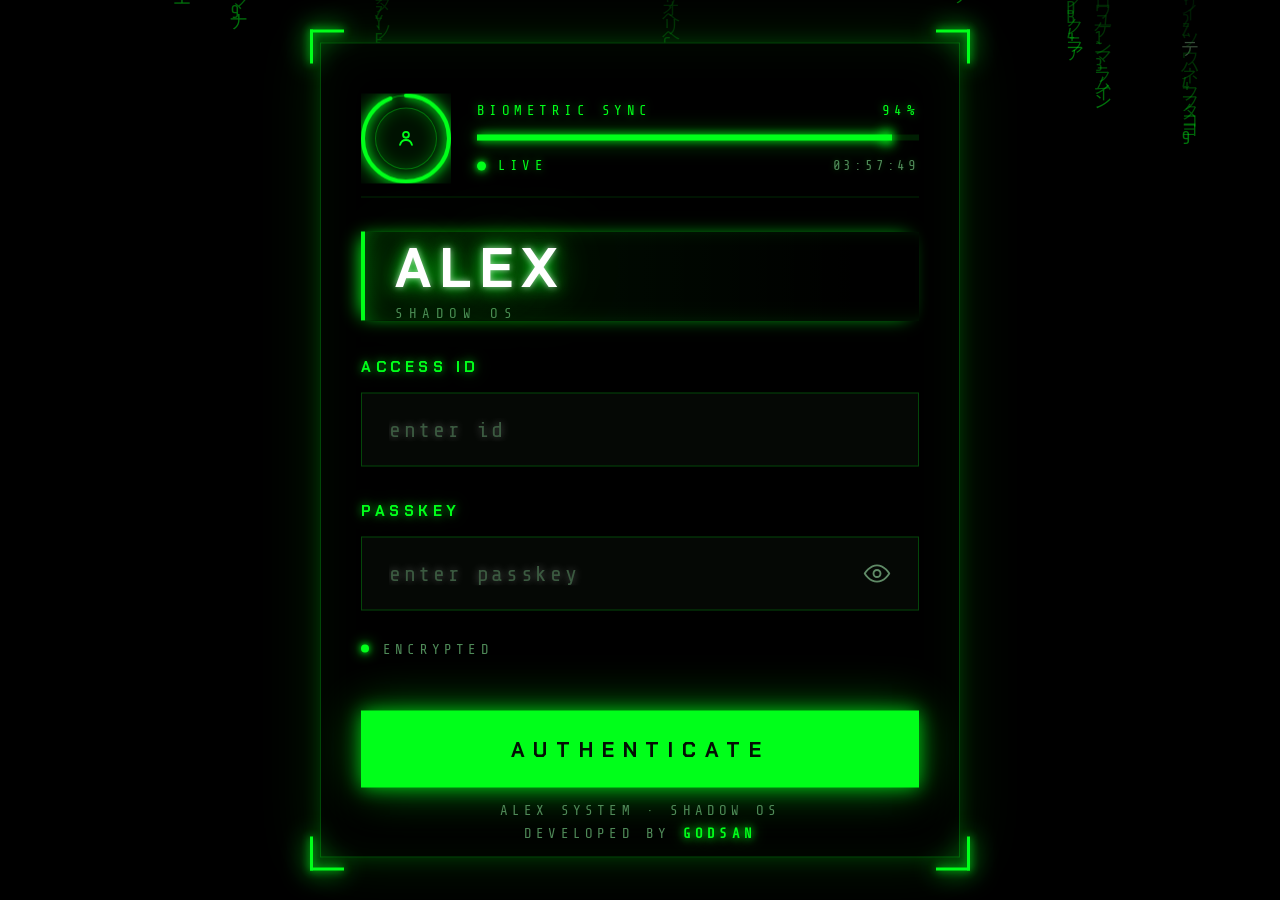
<file: vault.html>
<!DOCTYPE html>
<html lang="en" data-theme="dark">
<head>
<meta charset="UTF-8">
<meta name="viewport" content="width=device-width, initial-scale=1, viewport-fit=cover">
<title>My Vault · ALEX SHADOW OS</title>
<script>try{if(!sessionStorage.getItem('alex_session'))location.replace('index.html')}catch(e){}</script>
<link rel="preconnect" href="https://fonts.googleapis.com">
<link rel="preconnect" href="https://fonts.gstatic.com" crossorigin>
<link href="https://fonts.googleapis.com/css2?family=Orbitron:wght@600;800&family=Poppins:wght@400;500;600;700&family=Share+Tech+Mono&display=swap" rel="stylesheet">
<link rel="stylesheet" href="core.css">
<link rel="stylesheet" href="vault.css">
</head>
<body data-page="vault" data-top="terminal" data-title="My Vault">
<div class="app">
  <div id="sideSlot"></div>
  <div class="main">
    <div id="topSlot"></div>

    <main class="content vpage">
      <div class="vhead">
        <div>
          <h1 class="vtitle">MY VAULT</h1>
          <p class="vsub" id="vCount">0 passwords stored</p>
        </div>
        <div class="vacts">
          <button class="bt fill" id="bAdd"><span data-i="plus2"></span>Add Password</button>
          <button class="bt" id="bImp"><span data-i="upload"></span>Import</button>
          <button class="bt" id="bExp"><span data-i="download"></span>Export</button>
          <input type="file" id="fileIn" accept=".json,.csv,application/json,text/csv" hidden>
        </div>
      </div>

      <section class="card vbox">
        <div class="vtools">
          <label class="vsearch"><span data-i="search"></span><input id="vq" type="search" placeholder="Search passwords..." autocomplete="off"></label>
          <select id="fType" aria-label="Filter by strength">
            <option value="all">All passwords</option><option value="weak">Weak</option><option value="strong">Strong</option><option value="reused">Reused</option>
          </select>
          <select id="fCat" aria-label="Filter by category"></select>
          <select id="fSort" aria-label="Sort">
            <option value="new">Newest</option><option value="old">Oldest</option><option value="az">A – Z</option><option value="za">Z – A</option><option value="weak">Weakest first</option>
          </select>
        </div>

        <div id="vrows" class="vrows"></div>

        <div class="vfoot">
          <span id="vShow">Showing 0 entries</span>
          <div class="pager" id="pager"></div>
        </div>
      </section>
    </main>

    <div id="footSlot"></div>
  </div>
</div>

<script src="config.js"></script>
<script src="core.js"></script>
<script src="vault.js"></script>
</body>
</html>
</file>
<file: style.css>
:root{
  --g:#00ff1a;          /* main green */
  --g-dim:#00b812;
  --g-faint:rgba(0,255,26,.16);
  --bg:#000;
  --card:#041006;
  --field:#050805;
  --text-dim:#4f8a58;
  --w:#ffffff;
  --red:#ff2a3d;
  --card-w:640px;       /* exact card size from reference */
  --card-h:815px;
}
*{box-sizing:border-box;margin:0;padding:0}
html,body{height:100%;background:var(--bg);overflow:hidden}
body{font-family:'Chakra Petch','Rajdhani','Segoe UI',sans-serif;color:var(--g);-webkit-tap-highlight-color:transparent}
#rain{position:fixed;inset:0;width:100%;height:100%;opacity:.9}

/* fixed-size stage, scaled by JS to fit any screen */
.stage{position:fixed;left:50%;top:50%;width:var(--card-w);height:var(--card-h);
  transform:translate(-50%,-50%) scale(var(--s,1));transform-origin:center}
.card{position:relative;width:100%;height:100%;padding:36px 40px 0;
  background:#000;
  border:1px solid rgba(0,255,26,.28);box-shadow:0 0 18px rgba(0,255,26,.18),0 0 60px rgba(0,255,26,.12),inset 0 0 50px rgba(0,255,26,.05);animation:cardGlow 4s ease-in-out infinite;overflow:hidden}
@keyframes cardGlow{50%{box-shadow:0 0 28px rgba(0,255,26,.35),0 0 90px rgba(0,255,26,.2),inset 0 0 70px rgba(0,255,26,.08);border-color:rgba(0,255,26,.5)}}
.card::before{content:'';position:absolute;left:0;right:0;top:-120px;height:120px;background:linear-gradient(180deg,transparent,rgba(0,255,26,.10),transparent);pointer-events:none;animation:scan 6s linear infinite}
@keyframes scan{to{transform:translateY(960px)}}

/* corner brackets */
.corner{position:absolute;width:34px;height:34px;border:3px solid var(--g);filter:drop-shadow(0 0 4px var(--g)) drop-shadow(0 0 12px var(--g));z-index:2;animation:cornerPulse 2.4s ease-in-out infinite}
@keyframes cornerPulse{50%{filter:drop-shadow(0 0 8px var(--g)) drop-shadow(0 0 22px var(--g))}}
.tl{top:-13px;left:-10px;border-right:0;border-bottom:0}
.tr{top:-13px;right:-10px;border-left:0;border-bottom:0}
.bl{bottom:-13px;left:-10px;border-right:0;border-top:0}
.br{bottom:-13px;right:-10px;border-left:0;border-top:0}

/* biometric header */
.bio{display:flex;align-items:center;gap:26px;height:118px;border-bottom:1px solid var(--g-faint)}
.ring{position:relative;width:90px;height:90px;flex:none}
.ring svg{position:absolute;inset:0;width:100%;height:100%;transform:rotate(-90deg)}
.ring-track{fill:none;stroke:rgba(0,255,26,.25);stroke-width:2}
.ring-arc{fill:none;stroke:var(--g);stroke-width:4;stroke-linecap:round;stroke-dasharray:270;stroke-dashoffset:270;filter:drop-shadow(0 0 4px var(--g)) drop-shadow(0 0 10px var(--g));transition:stroke-dashoffset .9s ease}
.ring{animation:ringPulse 2.6s ease-in-out infinite}
@keyframes ringPulse{50%{filter:drop-shadow(0 0 10px rgba(0,255,26,.55))}}
.ring-core{position:absolute;inset:14px;border-radius:50%;background:rgba(0,255,26,.07);border:1px solid rgba(0,255,26,.3);display:grid;place-items:center;color:var(--g)}
.ring-core svg{position:static;transform:none;width:22px;height:22px}
.bio-info{flex:1}
.bio-row{display:flex;justify-content:space-between;align-items:center;font-family:'Share Tech Mono',monospace;font-size:14px;letter-spacing:.32em;line-height:1;color:var(--g)}
.bio-row span{text-shadow:0 0 8px rgba(0,255,26,.55)}
.bio-row .clock{text-shadow:0 0 6px rgba(0,255,26,.25)}
.bio-row:first-child{margin-bottom:17px}
.bar{height:6px;background:rgba(0,255,26,.12);margin-bottom:18px}
.bar i{display:block;height:100%;width:0;background:var(--g);box-shadow:0 0 8px var(--g),0 0 20px rgba(0,255,26,.6);transition:width .9s ease;position:relative}
.bar i::after{content:'';position:absolute;right:0;top:-4px;width:10px;height:14px;background:var(--g);filter:blur(6px);opacity:.9}
.live{display:flex;align-items:center;gap:12px;color:var(--g);letter-spacing:.3em}
.clock{color:var(--text-dim);letter-spacing:.2em}
.dot{display:inline-block;width:9px;height:9px;border-radius:50%;background:var(--g);box-shadow:0 0 6px var(--g),0 0 14px var(--g);animation:blink 1.8s infinite}
@keyframes blink{50%{opacity:.35}}

/* ALEX title */
.title{margin-top:34px;height:89px;padding:8px 0 0 30px;border-left:4px solid var(--g);
  background:linear-gradient(90deg,rgba(0,255,26,.07),transparent 90%);
  box-shadow:-6px 0 18px -6px var(--g),inset 14px 0 30px -18px rgba(0,255,26,.5)}
.title h1{position:relative;font-size:56px;line-height:1;font-weight:700;letter-spacing:.14em;color:var(--w);text-shadow:0 0 6px rgba(255,255,255,.6),0 0 16px rgba(0,255,26,.9),0 0 36px rgba(0,255,26,.6),0 0 70px rgba(0,255,26,.35);display:inline-block;animation:titleGlow 3s ease-in-out infinite}
@keyframes titleGlow{50%{text-shadow:0 0 4px rgba(255,255,255,.5),0 0 12px rgba(0,255,26,.7),0 0 26px rgba(0,255,26,.45),0 0 50px rgba(0,255,26,.25)}}
.title p{margin-top:10px;font-family:'Share Tech Mono',monospace;font-size:14px;letter-spacing:.4em;color:var(--text-dim)}
.title h1.glitch{animation:glitch .35s steps(2) 1}
@keyframes glitch{0%{transform:translate(-3px,0);text-shadow:3px 0 var(--red),-3px 0 #0ff}50%{transform:translate(3px,1px)}100%{transform:none}}

/* form */
form{margin-top:36px}
label{display:block;font-size:15px;font-weight:700;letter-spacing:.3em;margin-bottom:16px;color:var(--g);text-shadow:0 0 8px rgba(0,255,26,.7),0 0 20px rgba(0,255,26,.3)}
.field{position:relative;height:74px;margin-bottom:34px;background:var(--field);border:1px solid rgba(0,255,26,.25);transition:border-color .2s,box-shadow .2s}
.field:focus-within{border-color:var(--g);box-shadow:0 0 0 1px rgba(0,255,26,.4),0 0 22px rgba(0,255,26,.45),inset 0 0 18px rgba(0,255,26,.12)}
.field input{width:100%;height:100%;padding:0 70px 0 27px;background:transparent;border:0;outline:0;color:var(--w);font-family:'Share Tech Mono',monospace;font-size:22px;letter-spacing:.12em;text-shadow:0 0 8px rgba(255,255,255,.35)}
.field input::placeholder{color:#3b5a40;letter-spacing:.12em}
.eye{position:absolute;right:16px;top:0;height:100%;width:50px;background:none;border:0;color:#5f8a66;cursor:pointer;display:grid;place-items:center}
.eye:hover,.eye.on{color:var(--g)}
.field + label{margin-top:0}
.status{display:flex;align-items:center;gap:14px;margin:-8px 0 0;height:24px;font-family:'Share Tech Mono',monospace;font-size:14px;letter-spacing:.3em;color:var(--text-dim)}
.status .dot{width:8px;height:8px}
.status.err{color:var(--red)} .status.err .dot{background:var(--red);box-shadow:0 0 8px var(--red)}
.status.ok{color:var(--g)}

.auth{display:block;width:100%;height:77px;margin-top:50px;background:var(--g);color:#031004;border:0;cursor:pointer;
  font-family:'Chakra Petch',sans-serif;font-weight:700;font-size:21px;letter-spacing:.42em;box-shadow:0 0 18px rgba(0,255,26,.7),0 0 50px rgba(0,255,26,.4);animation:btnGlow 2.2s ease-in-out infinite;transition:transform .1s,filter .2s}
@keyframes btnGlow{50%{box-shadow:0 0 28px rgba(0,255,26,.95),0 0 80px rgba(0,255,26,.55)}}
.auth:hover{filter:brightness(1.1)} .auth:active{transform:scale(.99)}
.auth:disabled{filter:grayscale(.6) brightness(.6);cursor:not-allowed}

footer{position:absolute;left:0;right:0;bottom:12px;text-align:center;font-family:'Share Tech Mono',monospace;font-size:14px;letter-spacing:.3em;color:var(--text-dim);line-height:1.6}
footer em{font-style:normal;color:var(--g);text-shadow:0 0 8px var(--g),0 0 18px rgba(0,255,26,.6);font-weight:700}

/* feedback states */
.card.shake{animation:shake .45s}
@keyframes shake{20%,60%{transform:translateX(-10px)}40%,80%{transform:translateX(10px)}}
.card.denied{border-color:var(--red);box-shadow:0 0 40px rgba(255,42,61,.25)}
.card.granted{box-shadow:0 0 70px rgba(0,255,26,.45);animation:grant .9s ease forwards}
@keyframes grant{to{opacity:.0;transform:scale(1.03)}}
@media (prefers-reduced-motion:reduce){*{animation:none!important;transition:none!important}}
</file>
<file: core.css>
:root{
  --g:#00ff1a; --g2:#2bff3f; --bg:#000;
  --panel:rgba(1,14,5,.82); --line:rgba(0,255,26,.5); --line-f:rgba(0,255,26,.18);
  --text:#fff; --muted:#a6c2ab; --row:rgba(255,255,255,.05); --red:#ff2a3d; --amber:#ffb020;
}
[data-theme=light]{
  --g:#00a815; --g2:#0bb91f; --bg:#e8f3ea; --panel:rgba(255,255,255,.88);
  --line:rgba(0,150,24,.55); --line-f:rgba(0,120,20,.2); --text:#0a1f0d; --muted:#42684a; --row:rgba(0,90,12,.07);
}
*{box-sizing:border-box;margin:0;padding:0}
html{background:var(--bg)}
body{min-height:100vh;color:var(--text);font-family:'Poppins','Segoe UI',sans-serif;font-size:14px;background:var(--bg);-webkit-tap-highlight-color:transparent}
#rain{position:fixed;inset:0;width:100%;height:100%;z-index:0;opacity:.55;pointer-events:none}
button{font:inherit;color:inherit;background:none;border:0;cursor:pointer}
a{color:inherit}
.i{width:1em;height:1em;display:block}
[data-i]{display:inline-grid;place-items:center}
[data-i] .i{width:100%;height:100%}
.spacer{flex:1}
.muted{color:var(--muted)} .ok{color:var(--g2)}
.dot{display:inline-block;width:8px;height:8px;border-radius:50%;background:var(--g);box-shadow:0 0 6px var(--g),0 0 14px var(--g);margin-right:7px;animation:blink 1.8s infinite}
@keyframes blink{50%{opacity:.4}}

.app{position:relative;z-index:1;display:grid;grid-template-columns:245px minmax(0,1fr);min-height:100vh}

/* ---------- sidebar ---------- */
.side{position:sticky;top:0;height:100vh;padding:20px 12px 14px;display:flex;flex-direction:column;gap:4px;
  background:rgba(0,0,0,.4);border-right:1px solid var(--line-f);overflow-y:auto}
[data-theme=light] .side{background:rgba(255,255,255,.5)}
.logo{position:relative;margin:0 4px 22px;padding:22px 10px 18px;text-align:center;border:1.5px solid #22e838;border-radius:30px;overflow:hidden;
  background:
   radial-gradient(130px 100px at 50% 34%,rgba(0,255,26,.26),transparent 72%),
   linear-gradient(rgba(0,255,26,.11) 1px,transparent 1px) 0 0/22px 22px,
   linear-gradient(90deg,rgba(0,255,26,.11) 1px,transparent 1px) 0 0/22px 22px,#020a03;
  box-shadow:0 0 12px rgba(0,255,26,.5),0 0 34px rgba(0,255,26,.2),inset 0 0 22px rgba(0,255,26,.2);animation:logoGlow 3.6s ease-in-out infinite}
@keyframes logoGlow{50%{box-shadow:0 0 18px rgba(0,255,26,.8),0 0 48px rgba(0,255,26,.32),inset 0 0 30px rgba(0,255,26,.3)}}
.logo-ico{position:relative;width:96px;height:104px;margin-bottom:6px;color:#25f23a;filter:drop-shadow(0 0 8px #00ff1a) drop-shadow(0 0 22px rgba(0,255,26,.8))}
.logo b{position:relative;display:block;font-family:Orbitron,'Michroma','Arial Black',sans-serif;font-weight:800;font-size:34px;line-height:1.1;letter-spacing:.12em;color:#fff;text-shadow:0 0 14px rgba(255,255,255,.35)}
.logo small{position:relative;display:block;font-family:Orbitron,'Michroma',sans-serif;font-weight:600;font-size:11px;letter-spacing:.42em;margin-top:6px;color:#2bff3f;text-shadow:0 0 8px rgba(0,255,26,.7)}
.logo,.tag,.theme,.ver{flex:none}
.nav{flex:none;display:flex;align-items:center;gap:16px;padding:13px 22px;border-radius:14px;font-weight:600;font-size:15px;text-decoration:none;transition:background .2s}
.nav [data-i]{width:22px;height:22px;color:var(--g2);flex:none}
.nav:hover{background:rgba(0,255,26,.1)}
.nav.active{background:linear-gradient(90deg,#0b8a1b,#1ec62e);color:#fff;box-shadow:0 0 20px rgba(0,255,26,.4)}
.nav.active [data-i]{color:#fff}
.grow{flex:1;min-height:12px}
.tag,.theme{border:1px solid var(--line);border-radius:14px;padding:12px 14px;margin:0 4px 12px;background:var(--panel)}
.tag{display:flex;gap:12px;align-items:center;font-size:12.5px;line-height:1.35}
.tag-ico{width:30px;height:30px;color:var(--g2);flex:none}
.theme{display:flex;align-items:center;justify-content:space-between;margin-bottom:6px}
.theme [data-i]{width:20px;height:20px;color:var(--muted)}
.switch{width:52px;height:28px;border-radius:20px;background:var(--g);position:relative;box-shadow:0 0 12px rgba(0,255,26,.5)}
.switch::after{content:'';position:absolute;top:3px;right:3px;width:22px;height:22px;border-radius:50%;background:#031004;transition:.25s}
[data-theme=light] .switch::after{right:auto;left:3px}
.ver{text-align:center;color:var(--muted);font-size:13px}
.scrim{display:none}

/* ---------- top bar ---------- */
.main{min-width:0;display:flex;flex-direction:column}
.top{display:flex;align-items:center;gap:14px;padding:20px 24px 0}
.burger{display:none;flex:none;width:48px;height:48px;border:1.5px solid var(--line);border-radius:14px;padding:12px;color:var(--g2);background:var(--panel)}
.search{flex:1;min-width:0;max-width:520px;display:flex;align-items:center;gap:12px;height:54px;padding:0 18px;border:1.5px solid var(--line);border-radius:14px;background:var(--panel);transition:box-shadow .2s}
.search:focus-within{box-shadow:0 0 18px rgba(0,255,26,.4)}
.search [data-i]{width:22px;height:22px;color:var(--g2)}
.search input{flex:1;min-width:0;background:none;border:0;outline:0;color:var(--text);font:inherit;font-size:15px}
.search input::placeholder{color:var(--muted)}
.pop-wrap{position:relative;flex:none}
.bell,.user{height:54px;border:1.5px solid var(--line);border-radius:14px;background:var(--panel);display:flex;align-items:center}
.bell{width:62px;justify-content:center;position:relative}
.bell [data-i]{width:26px;height:26px;color:var(--text)}
.badge{position:absolute;top:-7px;right:-5px;min-width:20px;height:20px;padding:0 5px;border-radius:10px;background:#ff2a2a;color:#fff;font:700 11px/20px Poppins,sans-serif;text-align:center;font-style:normal;box-shadow:0 0 10px rgba(255,42,42,.7)}
.user{gap:12px;padding:0 14px}
.u-av{width:38px;height:38px;border:2px solid var(--g);border-radius:50%;padding:7px;color:var(--g2);box-shadow:0 0 10px rgba(0,255,26,.4)}
.u-txt{display:flex;flex-direction:column;text-align:left;line-height:1.25}
.u-txt b{font-size:15px}
.u-txt small{font-size:12.5px;color:var(--g2);display:flex;align-items:center}
.u-txt small .dot{width:7px;height:7px;margin-right:5px;animation:none}
.u-txt small.off{color:var(--red)} .u-txt small.off .dot{background:var(--red);box-shadow:0 0 8px var(--red)}
.chev{width:18px;height:18px;margin-left:8px}
.panel{position:absolute;right:0;top:62px;z-index:40;min-width:260px;border:1.5px solid var(--line);border-radius:14px;background:#031207;box-shadow:0 12px 40px rgba(0,0,0,.6),0 0 24px rgba(0,255,26,.2);padding:8px;color:#fff}
[data-theme=light] .panel{background:#fff;color:#0a1f0d}
.panel[hidden]{display:none}
.menu-panel{min-width:190px}
.menu-panel button{display:flex;gap:12px;align-items:center;width:100%;padding:11px 12px;border-radius:10px;font-weight:500}
.menu-panel button:hover{background:rgba(0,255,26,.12)}
.menu-panel [data-i]{width:20px;height:20px;color:var(--g2)}
.panel h4{padding:6px 10px 8px;font-size:13px;color:var(--g2);letter-spacing:.04em}
.panel .pn{display:flex;justify-content:space-between;gap:14px;padding:9px 10px;border-radius:8px;font-size:13px}
.panel .pn:hover{background:rgba(0,255,26,.08)} .panel .pn span:last-child{color:var(--muted);white-space:nowrap}

/* ---------- content ---------- */
.content{padding:18px 24px 0;display:grid;gap:18px;min-width:0}
.content>*{min-width:0}
.card{position:relative;border:1.5px solid var(--line);border-radius:18px;background:var(--panel);
  box-shadow:0 0 22px rgba(0,255,26,.14),inset 0 0 34px rgba(0,255,26,.045)}

/* hero */
.hero{display:flex;align-items:center;gap:26px;min-height:172px;padding:0 34px;overflow:hidden}
.hero-shield{width:100px;height:110px;color:var(--g2);filter:drop-shadow(0 0 12px var(--g));flex:none;animation:glow 3s ease-in-out infinite}
@keyframes glow{50%{filter:drop-shadow(0 0 22px var(--g))}}
.vr{width:2px;height:82px;background:var(--g);box-shadow:0 0 10px var(--g);flex:none}
.hero h2{font-size:32px;font-weight:700;line-height:1.2}
.hero h2 em{font-style:normal;color:var(--g2);text-shadow:0 0 16px rgba(0,255,26,.6)}
.hero p{font-size:18px;margin-top:6px}
.quote{font-style:italic;font-size:17px;line-height:1.5;position:relative;z-index:1;margin-right:250px}
.quote cite{display:block;margin-top:14px;font-size:13px;color:var(--muted)}
.globe{position:absolute;right:-6px;bottom:-130px;width:300px;height:300px;border-radius:50%;overflow:hidden;
  background:radial-gradient(circle at 35% 25%,#37e84a,#0b9d1c 55%,#04500d);border:2px solid var(--g2);box-shadow:0 0 44px rgba(0,255,26,.55)}
.lands{position:absolute;left:0;top:0;animation:spin 36s linear infinite}
@keyframes spin{to{transform:translateX(-300px)}}
.globe .grid{position:absolute;inset:0;background:
  repeating-linear-gradient(0deg,rgba(0,0,0,.18) 0 1px,transparent 1px 38px),
  repeating-linear-gradient(90deg,rgba(0,0,0,.18) 0 1px,transparent 1px 38px)}

/* stats */
.stats{display:grid;grid-template-columns:repeat(4,minmax(0,1fr));gap:18px}
.stat{display:flex;gap:16px;padding:18px 20px;min-height:150px;overflow:hidden}
.s-ico{width:38px;height:38px;color:var(--g2);flex:none;filter:drop-shadow(0 0 6px rgba(0,255,26,.6))}
.s-ico.sm{width:30px;height:30px;margin-top:4px}
.s-body{position:relative;z-index:1;display:flex;flex-direction:column;gap:2px}
.lbl{font-size:14.5px}
.val{display:flex;align-items:baseline;gap:10px;margin-top:4px}
.val b{font-size:34px;font-weight:600;line-height:1.1}
.val small{font-size:12px;color:var(--muted)}
.val.sm{font-size:19px;font-weight:600;display:block;margin-top:8px}
.s-body small.muted{font-size:12px;margin-top:2px;font-family:'Share Tech Mono',monospace}
.spark{position:absolute;right:16px;bottom:12px;width:56%;height:62px}
.meter{position:absolute;left:92px;right:22px;bottom:20px;height:8px;border-radius:6px;background:rgba(0,255,26,.15)}
.meter i{display:block;height:100%;width:0;border-radius:6px;background:var(--g2);box-shadow:0 0 12px var(--g);transition:width .8s ease,background .4s}
.meter i.warn{background:var(--amber);box-shadow:0 0 12px var(--amber)} .meter i.bad{background:var(--red);box-shadow:0 0 12px var(--red)}
.wave{position:absolute;left:12px;right:12px;bottom:6px;opacity:.85;width:calc(100% - 24px);height:auto;pointer-events:none}
.wave circle{filter:drop-shadow(0 0 6px var(--g))}
.status{cursor:pointer;user-select:none;transition:box-shadow .25s,border-color .25s}
.status:hover{box-shadow:0 0 30px rgba(0,255,26,.35)}
.status.open{border-color:var(--amber);box-shadow:0 0 26px rgba(255,176,32,.25)}
.status.open .s-ico,.status.open .big-lock{color:var(--amber);filter:drop-shadow(0 0 8px var(--amber))}
.status.open #stSub{color:var(--amber)}
.big-lock{position:absolute;right:18px;bottom:16px;width:52px;height:52px;color:var(--g2);filter:drop-shadow(0 0 10px var(--g));transform:rotate(8deg);transition:transform .3s}
.status.open .big-lock{transform:rotate(-6deg)}

/* cols */
.cols{display:grid;grid-template-columns:minmax(0,1.55fr) minmax(0,1fr);gap:18px;align-items:stretch}
.right{display:grid;gap:18px;grid-template-rows:auto 1fr;grid-template-columns:minmax(0,1fr);min-width:0}
.vault{min-width:0}
.c-head{display:flex;align-items:center;gap:14px;padding:20px 24px 4px}
.c-ico{width:28px;height:28px;color:var(--g2);filter:drop-shadow(0 0 6px rgba(0,255,26,.6))}
.c-head h3{font-size:19px;font-weight:600;flex:1}
.va{display:inline-flex;align-items:center;gap:8px;color:var(--g2);font-weight:500;font-size:14px;text-decoration:none}
.va [data-i]{width:16px;height:16px}
.vault{display:flex;flex-direction:column;min-height:350px}
.vlist{padding:12px 20px 18px;display:grid;gap:10px;overflow-y:auto;max-height:350px;align-content:start}
.row{display:flex;align-items:center;gap:16px;padding:0 14px 0 8px;height:54px;border-radius:10px;background:var(--row);flex:none}
.av{width:46px;height:46px;border-radius:9px;display:grid;place-items:center;font-weight:700;font-size:20px;color:#fff;flex:none}
.nm{width:120px;font-weight:600;font-size:15px;overflow:hidden;text-overflow:ellipsis;white-space:nowrap}
.pw{flex:1;min-width:0;color:var(--muted);letter-spacing:.35em;font-size:13px;overflow:hidden;text-overflow:ellipsis;white-space:nowrap}
.pw.show{letter-spacing:.06em;font-family:'Share Tech Mono',monospace;font-size:15px;color:var(--g2)}
.ib{width:38px;height:38px;padding:8px;border-radius:9px;display:grid;place-items:center;flex:none;transition:background .2s,color .2s}
.ib:hover{background:rgba(0,255,26,.14);color:var(--g2)}
.ib .i{width:100%;height:100%}
.empty{padding:30px 10px;text-align:center;color:var(--muted)}

.qa-grid{display:grid;grid-template-columns:repeat(3,minmax(0,1fr));gap:16px;padding:14px 18px 18px}
.q{display:flex;flex-direction:column;align-items:center;justify-content:center;gap:12px;height:96px;padding:8px;border:1.5px solid var(--line);border-radius:12px;background:rgba(0,255,26,.04);font-weight:500;font-size:14px;text-align:center;transition:.2s}
.q:hover{background:rgba(0,255,26,.13);box-shadow:0 0 20px rgba(0,255,26,.35);transform:translateY(-2px)}
.q [data-i]{width:30px;height:30px;color:var(--g2)}
.act ul{list-style:none;padding:8px 22px 14px}
.act li{display:flex;align-items:center;gap:12px;padding:9px 0;border-bottom:1px solid var(--line-f);font-size:14px}
.act li:last-child{border:0}
.act li .dot{margin:0;animation:none;flex:none}
.act li .a-ic{width:22px;height:22px;color:var(--text);flex:none}
.act li .a-m{flex:1;min-width:0;overflow:hidden;text-overflow:ellipsis;white-space:nowrap}
.act li .a-t{color:var(--muted);font-size:13px;white-space:nowrap}
.act li.new .a-m{color:var(--g2)}

/* footer */
.foot{margin-top:22px;padding:18px 24px 22px;border-top:1px solid var(--line-f);display:flex;justify-content:space-between;align-items:center;gap:12px;flex-wrap:wrap;font-size:13px;color:var(--muted)}
.f-l{display:flex;align-items:center;gap:10px}
.f-l [data-i]{width:26px;height:26px;color:var(--g2)}
.f-l b{color:var(--g2);font-weight:600} .f-l i{font-style:normal}
.net{display:flex;align-items:center;gap:6px;padding:10px 18px;border:1.5px solid var(--line);border-radius:30px;background:var(--panel);color:var(--g2);font-weight:500}
.net.bad{color:var(--red);border-color:var(--red)} .net.bad .dot{background:var(--red);box-shadow:0 0 8px var(--red)}
.bars{display:flex;align-items:flex-end;gap:3px;height:22px;margin-left:18px}
.bars i{width:5px;border-radius:2px;background:rgba(0,255,26,.2)}
.bars i:nth-child(1){height:7px}.bars i:nth-child(2){height:12px}.bars i:nth-child(3){height:17px}.bars i:nth-child(4){height:22px}
.bars i.on{background:var(--g2);box-shadow:0 0 6px var(--g)}
.net.bad .bars i.on{background:var(--red)}

/* modal + toast + floating menu */
.modal{position:fixed;inset:0;z-index:100;display:grid;place-items:center;background:rgba(0,0,0,.7);backdrop-filter:blur(4px);padding:16px}
.modal[hidden]{display:none}
.sheet{width:min(460px,100%);max-height:92vh;overflow:auto;border:1.5px solid var(--line);border-radius:18px;background:#031207;color:#fff;padding:20px 22px 22px;box-shadow:0 0 50px rgba(0,255,26,.3)}
[data-theme=light] .sheet{background:#fff;color:#0a1f0d}
.sheet-h{display:flex;justify-content:space-between;align-items:center;margin-bottom:14px}
.sheet-h h3{font-size:19px}
.fld{display:block;margin-bottom:14px}
.fld span{display:block;font-size:12.5px;color:var(--g2);margin-bottom:6px;letter-spacing:.04em}
.fld input[type=text],.fld input[type=password],.fld .out{width:100%;height:46px;padding:0 14px;border-radius:10px;border:1.5px solid var(--line);background:rgba(0,255,26,.05);color:inherit;font:inherit;outline:0}
.fld input:focus{box-shadow:0 0 14px rgba(0,255,26,.4)}
.fld .out{display:flex;align-items:center;font-family:'Share Tech Mono',monospace;font-size:16px;color:var(--g2);overflow-wrap:anywhere;height:auto;min-height:46px;padding:10px 14px}
.inl{display:flex;gap:8px}.inl input{flex:1}
.btn{height:44px;padding:0 18px;border-radius:10px;font-weight:600;background:var(--g);color:#031004;box-shadow:0 0 16px rgba(0,255,26,.5)}
.btn.ghost{background:none;color:var(--g2);border:1.5px solid var(--line);box-shadow:none}
.btn-row{display:flex;gap:10px;margin-top:6px}.btn-row .btn{flex:1}
.chk{display:flex;flex-wrap:wrap;gap:8px 18px;margin:4px 0 14px;font-size:13px}
.chk label{display:flex;gap:6px;align-items:center;cursor:pointer}
.chk input{accent-color:var(--g)}
.rng{width:100%;accent-color:var(--g)}
.meter-s{height:6px;border-radius:4px;background:rgba(0,255,26,.15);margin:-6px 0 14px;overflow:hidden}
.meter-s i{display:block;height:100%;width:0;background:var(--g2);transition:width .25s,background .25s}
.kv{display:flex;justify-content:space-between;padding:11px 0;border-bottom:1px solid var(--line-f)}
.chips{display:grid;grid-template-columns:repeat(3,1fr);gap:10px}
.chip{height:44px;border:1.5px solid var(--line);border-radius:10px;font-weight:500;transition:.2s}
.chip:hover{background:rgba(0,255,26,.12)}
.chip.on{background:var(--g);color:#031004;font-weight:700;box-shadow:0 0 16px rgba(0,255,26,.5)}
.err{min-height:20px;margin:-4px 0 8px;font-size:13px;color:var(--red)}
.kv b{color:var(--g2)} .kv b.bad{color:var(--red)} .kv b.warn{color:var(--amber)}
.fmenu{position:fixed;z-index:90;min-width:180px;border:1.5px solid var(--line);border-radius:12px;background:#031207;color:#fff;padding:6px;box-shadow:0 10px 30px rgba(0,0,0,.6)}
.fmenu button{display:block;width:100%;text-align:left;padding:10px 12px;border-radius:8px}
.fmenu button:hover{background:rgba(0,255,26,.14)}
.fmenu .danger{color:#ff6070}
.toast{position:fixed;left:50%;bottom:26px;z-index:120;transform:translate(-50%,30px);opacity:0;pointer-events:none;max-width:90vw;padding:12px 20px;border:1.5px solid var(--g);border-radius:12px;background:#031207;color:#fff;box-shadow:0 0 24px rgba(0,255,26,.4);transition:.3s}
.toast.on{opacity:1;transform:translate(-50%,0)}

/* ---------- responsive ---------- */
@media (max-width:1200px){
  .quote{margin-right:190px}
  .globe{width:240px;height:240px;bottom:-100px}
  .lands{transform-origin:0 0;scale:.8}
}
@media (max-width:1100px){
  .stats{grid-template-columns:repeat(2,minmax(0,1fr))}
  .cols{grid-template-columns:minmax(0,1fr)}
}
@media (max-width:860px){
  .app{grid-template-columns:minmax(0,1fr)}
  .side{position:fixed;left:0;top:0;z-index:60;width:265px;transform:translateX(-102%);transition:transform .28s;background:#020a03}
  [data-theme=light] .side{background:#f4fbf5}
  body.nav-open .side{transform:none;box-shadow:0 0 60px rgba(0,0,0,.8)}
  .scrim{position:fixed;inset:0;z-index:55;background:rgba(0,0,0,.6)}
  body.nav-open .scrim{display:block}
  .burger{display:grid}
  .top{padding:14px 14px 0;gap:10px}
  .content{padding:14px 14px 0}
  .quote{display:none}
  .hero{padding:0 22px;gap:18px;min-height:150px}
  .hero-shield{width:72px;height:80px}.vr{height:64px}
  .hero h2{font-size:24px}.hero p{font-size:15px}
  .globe{opacity:.22}
  .u-txt,.chev{display:none}.user{padding:0 8px}
  .top .spacer{display:none}.search{height:48px;max-width:none}.bell,.user{height:48px}.bell{width:52px}
}
@media (max-width:520px){
  .stats{grid-template-columns:minmax(0,1fr)}
  .qa-grid{gap:10px;padding:12px 12px 16px}
  .q{font-size:12.5px;height:88px}
  .row{gap:8px;padding:0 6px}.nm{flex:0 1 auto;width:auto;max-width:96px;margin-right:auto}.row .pw:not(.show){display:none}.vlist{padding:12px 12px 16px}
  .hero h2{font-size:21px}
  .foot{justify-content:center;text-align:center}
}
@media (prefers-reduced-motion:reduce){*{animation:none!important;transition:none!important}}

/* ---------- shared: terminal-style top bar (all pages except the dashboard) ---------- */
.top.term{margin:18px 24px 0;padding:0 18px;height:66px;border:1.5px solid var(--line);border-radius:16px;background:var(--panel);box-shadow:0 0 22px rgba(0,255,26,.12),inset 0 0 30px rgba(0,255,26,.04);gap:16px}
.prompt{display:flex;align-items:center;gap:6px;font-family:'Share Tech Mono',monospace;font-size:22px;letter-spacing:.05em;white-space:pre;min-width:0}
.prompt .gt{color:var(--g2)}
.prompt b{font-weight:400;overflow:hidden;text-overflow:ellipsis}
.cursor{display:inline-block;width:11px;height:24px;margin-left:4px;background:var(--g2);box-shadow:0 0 10px var(--g);animation:caret 1s steps(1) infinite}
@keyframes caret{50%{opacity:0}}
.live{display:flex;align-items:center;gap:12px;font-weight:600;font-size:15px}
.live .dot{margin:0}
.live time{font-family:'Share Tech Mono',monospace;font-weight:400;color:var(--muted);letter-spacing:.12em}
.live.off{color:var(--red)} .live.off .dot{background:var(--red);box-shadow:0 0 8px var(--red)}
.lockbtn{height:42px;min-width:42px;padding:0 11px;border:1.5px solid var(--line);border-radius:12px;display:flex;align-items:center;justify-content:center;gap:8px;color:var(--g2);font-family:'Share Tech Mono',monospace;font-size:14px;transition:.2s}
.lockbtn .i{width:20px;height:20px}
.lockbtn:hover{background:rgba(0,255,26,.12)}
.lockbtn.open{color:var(--amber);border-color:var(--amber);box-shadow:0 0 14px rgba(255,176,32,.3)}
.top.term .bell,.top.term .user{height:46px}
.top.term .bell{width:50px}
.user.compact{padding:0 10px 0 6px;gap:6px}
.u-av.letter{display:grid;place-items:center;padding:0;font-weight:700;font-size:16px;color:var(--g2)}
.btn.danger{background:var(--red);color:#fff;box-shadow:0 0 16px rgba(255,42,61,.45)}
.sel,.fld select{width:100%;height:46px;padding:0 14px;border-radius:10px;border:1.5px solid var(--line);background:#031207;color:inherit;font:inherit;outline:0}
[data-theme=light] .sel,[data-theme=light] .fld select{background:#fff}
.fld select option{background:#031207;color:#fff}
@media (max-width:860px){
  .top.term{margin:14px 14px 0;height:58px;padding:0 10px;gap:10px}
  .prompt{font-size:18px}
  .top.term .burger{width:42px;height:42px;padding:10px}
}
@media (max-width:860px){ .top.term .spacer{display:none} .prompt{flex:1} }
@media (max-width:420px){ .lockbtn span{display:none} .lockbtn{padding:0} .top.term{gap:6px;padding:0 6px;margin:12px 12px 0} .top.term .chev{display:none} .user.compact{padding:0 4px} .top.term .bell{width:42px} .prompt{font-size:16px} }
@media (max-width:560px){ .live{display:none} .prompt{font-size:17px} .prompt .cursor{width:8px;height:20px} }

@media (max-width:380px){ .prompt{font-size:14px} .prompt .cursor{width:7px;height:16px;margin-left:2px} }

/* ---------- Settings switches ---------- */
html.no-glow *{text-shadow:none!important;box-shadow:none!important;filter:none!important}
html.reduce-motion *,html.reduce-motion *::before,html.reduce-motion *::after{animation:none!important;transition:none!important}
</file>
<file: activity.css>
/* Activity Log page */
.apage{padding-top:20px}
.ahd{display:flex;justify-content:space-between;align-items:flex-end;gap:16px;flex-wrap:wrap}
.atitle{font-family:Orbitron,'Michroma','Arial Black',sans-serif;font-weight:800;font-size:44px;line-height:1.05;letter-spacing:.08em;color:var(--g2);text-shadow:0 0 12px rgba(0,255,26,.7),0 0 34px rgba(0,255,26,.4)}
.asub{margin-top:6px;color:var(--muted);font-size:16px}
.ab{display:inline-flex;align-items:center;justify-content:center;height:50px;padding:0 24px;border:1.5px solid var(--line);border-radius:12px;background:var(--panel);font-weight:600;font-size:16px;transition:.2s}
.ab:hover{background:rgba(0,255,26,.13);box-shadow:0 0 18px rgba(0,255,26,.35)}
.ab[hidden]{display:none}

.abox{padding:22px 24px 20px}
.atools{display:flex;align-items:center;justify-content:space-between;gap:16px;flex-wrap:wrap;margin-bottom:10px}
.achips{display:flex;gap:10px;flex-wrap:wrap}
.achip{height:44px;padding:0 22px;border:1.5px solid var(--line);border-radius:22px;background:rgba(0,255,26,.04);font-size:16px;transition:.2s;white-space:nowrap}
.achip:hover{background:rgba(0,255,26,.13)}
.achip.on{background:var(--g);border-color:var(--g);color:#031004;font-weight:700;box-shadow:0 0 18px rgba(0,255,26,.5)}
.achip em{font-style:normal;opacity:.6;font-size:13px;margin-left:6px}
.asearch{display:flex;align-items:center;gap:10px;height:44px;width:260px;max-width:100%;padding:0 16px;border:1.5px solid var(--line);border-radius:22px;background:rgba(0,0,0,.25);transition:box-shadow .2s}
[data-theme=light] .asearch{background:rgba(255,255,255,.7)}
.asearch:focus-within{box-shadow:0 0 16px rgba(0,255,26,.4)}
.asearch [data-i]{width:20px;height:20px;color:var(--muted)}
.asearch input{flex:1;min-width:0;background:none;border:0;outline:0;color:var(--text);font:inherit;font-size:15px}
.asearch input::placeholder{color:var(--muted)}

.agroup{padding:18px 0 8px;font-family:'Share Tech Mono',monospace;font-size:14px;letter-spacing:.22em;color:var(--g2);text-shadow:0 0 8px rgba(0,255,26,.4);border-bottom:1px solid var(--line-f)}
.arow{display:flex;align-items:center;gap:18px;padding:16px 4px;border-bottom:1px solid var(--line-f);transition:background .2s}
.arow:hover{background:rgba(0,255,26,.045)}
.aic{width:52px;height:52px;flex:none;display:grid;place-items:center;border:1.5px solid var(--line);border-radius:12px;background:rgba(0,255,26,.05);color:var(--g2)}
.aic .i{width:26px;height:26px}
.arow.bad .aic{border-color:var(--red);color:#ff6070;background:rgba(255,42,61,.08)}
.arow.bad .am{color:#ff6070}
.abody{flex:1;min-width:0}
.am{font-size:18px;font-weight:600;overflow:hidden;text-overflow:ellipsis;white-space:nowrap}
.as{margin-top:3px;color:var(--muted);font-size:15px}
.at{flex:none;color:var(--muted);font-family:'Share Tech Mono',monospace;font-size:15px;white-space:nowrap}
.aempty{padding:54px 10px;text-align:center;color:var(--muted)}
.amore{display:flex;justify-content:center;padding-top:16px}

@media (max-width:860px){
  .atitle{font-size:32px}
  .abox{padding:16px 14px}
  .arow{gap:14px}
  .aic{width:46px;height:46px}.aic .i{width:23px;height:23px}
  .am{font-size:16.5px}
}
@media (max-width:620px){
  .asearch{width:100%}
  .achip{height:40px;padding:0 16px;font-size:15px}
  .arow{flex-wrap:wrap;row-gap:4px}
  .at{flex:1 1 100%;padding-left:60px;font-size:13px;margin-top:-2px}
}
</file>
<file: generator.css>
/* Generate page */
.gpage{padding-top:20px}
.gtitle{font-family:Orbitron,'Michroma','Arial Black',sans-serif;font-weight:800;font-size:44px;line-height:1.05;letter-spacing:.08em;color:var(--g2);text-shadow:0 0 12px rgba(0,255,26,.7),0 0 34px rgba(0,255,26,.4)}
.gsub{margin-top:6px;color:var(--muted);font-size:16px}
.bt{display:inline-flex;align-items:center;gap:10px;height:54px;padding:0 26px;border:1.5px solid var(--line);border-radius:12px;background:var(--panel);font-weight:600;font-size:16px;transition:.2s}
.bt .i{width:22px;height:22px}
.bt:hover{background:rgba(0,255,26,.13);box-shadow:0 0 18px rgba(0,255,26,.35)}
.bt.fill{background:var(--g);border-color:var(--g);color:#031004;box-shadow:0 0 22px rgba(0,255,26,.55)}
.bt.fill:hover{filter:brightness(1.1)}

.ggrid{display:grid;grid-template-columns:minmax(0,1.1fr) minmax(0,1fr);gap:20px;align-items:stretch}
.gleft,.gright{padding:24px 26px}

/* result */
.gtop{display:flex;gap:14px;align-items:stretch}
.gout{flex:1;min-width:0;min-height:80px;display:flex;align-items:center;padding:12px 24px;border:1.5px solid var(--line);border-radius:16px;background:rgba(0,0,0,.35);
  font-family:'Share Tech Mono',monospace;font-size:28px;letter-spacing:.12em;color:var(--g2);text-shadow:0 0 12px rgba(0,255,26,.55);overflow-wrap:anywhere;word-break:break-all;cursor:pointer;user-select:all;transition:box-shadow .2s}
[data-theme=light] .gout{background:rgba(255,255,255,.7)}
.gout:hover,.gout:focus-visible{box-shadow:0 0 22px rgba(0,255,26,.4);outline:0}
.gout.flash{animation:flash .35s}
@keyframes flash{50%{box-shadow:0 0 34px rgba(0,255,26,.9)}}
.gib{width:68px;flex:none;border:1.5px solid var(--line);border-radius:14px;background:var(--panel);padding:20px;display:grid;place-items:center;transition:.2s}
.gib:hover{background:rgba(0,255,26,.15);box-shadow:0 0 18px rgba(0,255,26,.35)}
.gib .i{width:100%;height:100%}
.gib.spin .i{animation:spin1 .5s}
@keyframes spin1{to{transform:rotate(360deg)}}
.gbar{height:8px;margin-top:20px;border-radius:6px;background:rgba(0,255,26,.13);overflow:hidden}
.gbar i{display:block;height:100%;width:0;border-radius:6px;background:var(--g2);box-shadow:0 0 12px var(--g);transition:width .4s ease,background .3s}
.gbar i.warn{background:var(--amber);box-shadow:0 0 12px var(--amber)}
.gbar i.bad{background:var(--red);box-shadow:0 0 12px var(--red)}
.gtxt{margin-top:14px;color:var(--muted);font-size:16px}
.gtxt b{color:var(--g2)} .gtxt b.warn{color:var(--amber)} .gtxt b.bad{color:var(--red)}
.gtxt2{margin-top:4px;color:var(--muted);font-size:14px}
.gbtns{display:flex;gap:14px;flex-wrap:wrap;margin-top:22px}

.ghist{margin-top:26px;padding-top:18px;border-top:1px solid var(--line-f)}
.ghist h3{font-size:14px;letter-spacing:.14em;color:var(--g2);font-weight:600;margin-bottom:10px}
.hrow{display:flex;align-items:center;gap:10px;padding:10px 12px;border-radius:10px;background:var(--row);margin-bottom:8px}
.hrow code{flex:1;min-width:0;font-family:'Share Tech Mono',monospace;font-size:16px;letter-spacing:.08em;overflow:hidden;text-overflow:ellipsis;white-space:nowrap}
.hrow small{color:var(--muted);font-size:12px;white-space:nowrap}
.hrow .ib{width:36px;height:36px;padding:8px}
.hempty{color:var(--muted);font-size:14px;padding:6px 2px}

/* options */
.ghd{display:flex;align-items:center;gap:12px;margin-bottom:14px}
.ghd [data-i]{width:26px;height:26px;color:var(--g2)}
.ghd h3{font-size:20px;font-weight:600;color:var(--g2);text-shadow:0 0 10px rgba(0,255,26,.35)}
.glen{display:flex;align-items:center;gap:18px;font-size:16px}
.glen label{white-space:nowrap}
.glen b{font-weight:700}
#gRange{flex:1;min-width:0;height:22px;-webkit-appearance:none;appearance:none;background:transparent;cursor:pointer}
#gRange::-webkit-slider-runnable-track{height:6px;border-radius:4px;background:linear-gradient(90deg,var(--g2) var(--p,25%),rgba(255,255,255,.14) var(--p,25%))}
#gRange::-moz-range-track{height:6px;border-radius:4px;background:rgba(255,255,255,.14)}
#gRange::-moz-range-progress{height:6px;border-radius:4px;background:var(--g2)}
#gRange::-webkit-slider-thumb{-webkit-appearance:none;width:22px;height:22px;margin-top:-8px;border-radius:50%;background:var(--g2);box-shadow:0 0 12px var(--g),0 0 0 4px rgba(0,255,26,.2)}
#gRange::-moz-range-thumb{width:22px;height:22px;border:0;border-radius:50%;background:var(--g2);box-shadow:0 0 12px var(--g)}
.gchips{grid-template-columns:repeat(6,1fr);gap:8px;margin:14px 0 6px}
.gchips .chip{height:36px;font-size:14px}
.opt{display:flex;align-items:center;justify-content:space-between;gap:14px;padding:16px 0;border-bottom:1px solid var(--line-f)}
.opt:last-child{border-bottom:0}
.opt b{display:block;font-size:17px;font-weight:600}
.opt small{display:block;margin-top:2px;color:var(--muted);font-family:'Share Tech Mono',monospace;font-size:14px;letter-spacing:.1em}
.tg{position:relative;width:60px;height:36px;flex:none;cursor:pointer}
.tg input{position:absolute;inset:0;opacity:0;cursor:pointer;margin:0;z-index:1}
.tg i{position:absolute;inset:0;border-radius:20px;background:rgba(255,255,255,.1);border:1.5px solid var(--line);transition:.25s}
.tg i::after{content:'';position:absolute;top:4px;left:4px;width:24px;height:24px;border-radius:50%;background:#7d8f80;transition:.25s}
.tg input:checked + i{background:rgba(0,255,26,.28);box-shadow:0 0 14px rgba(0,255,26,.4)}
.tg input:checked + i::after{left:28px;background:var(--g2);box-shadow:0 0 10px var(--g)}
.tg input:focus-visible + i{outline:2px solid var(--g2);outline-offset:2px}

@media (max-width:1100px){ .ggrid{grid-template-columns:minmax(0,1fr)} }
@media (max-width:860px){
  .gtitle{font-size:32px}
  .gleft,.gright{padding:18px 16px}
  .gout{font-size:21px;min-height:66px;padding:10px 16px}
  .gib{width:56px;padding:16px}
  .bt{height:50px;padding:0 20px}
}
@media (max-width:520px){
  .gtop{flex-wrap:wrap}
  .gout{flex:1 1 100%}
  .gib{flex:1;height:50px;padding:13px}
  .gbtns .bt{flex:1 1 100%;justify-content:center}
  .gchips{grid-template-columns:repeat(3,1fr)}
  .glen{gap:12px}
}
</file>
<file: help.css>
/* Help & Support page */
.hpage{padding-top:20px;gap:26px}
.hero2{position:relative;overflow:hidden;border:1.5px solid var(--line);border-radius:22px;background:radial-gradient(600px 260px at 50% 30%,rgba(0,255,26,.12),transparent 70%),rgba(0,6,2,.8);
  box-shadow:0 0 26px rgba(0,255,26,.14),inset 0 0 60px rgba(0,255,26,.05)}
[data-theme=light] .hero2{background:radial-gradient(600px 260px at 50% 30%,rgba(0,160,20,.14),transparent 70%),#04140a}
.circuit{position:absolute;inset:0;width:100%;height:100%;opacity:.55;filter:drop-shadow(0 0 5px rgba(0,255,26,.6))}
.cl path{stroke-dasharray:10 14;animation:flow 6s linear infinite}
.cl path:nth-child(even){animation-duration:9s;animation-direction:reverse}
@keyframes flow{to{stroke-dashoffset:-240}}
.hero2-in{position:relative;z-index:1;display:flex;flex-direction:column;align-items:center;text-align:center;padding:34px 20px 34px}
.headset{width:130px;height:130px;color:#25f23a;filter:drop-shadow(0 0 8px #00ff1a) drop-shadow(0 0 24px rgba(0,255,26,.7));animation:hglow 3.2s ease-in-out infinite}
@keyframes hglow{50%{filter:drop-shadow(0 0 12px #00ff1a) drop-shadow(0 0 36px rgba(0,255,26,.9))}}
.htitle{margin-top:8px;font-family:Poppins,sans-serif;font-weight:800;font-size:64px;line-height:1.1;letter-spacing:-.01em;color:#fff;text-shadow:0 2px 16px rgba(0,0,0,.6)}
.htitle em{font-style:normal;color:#25f23a;text-shadow:0 0 18px rgba(0,255,26,.7),0 0 44px rgba(0,255,26,.4)}
.hsub{margin-top:8px;font-size:19px;color:#e8f3ea}
.hline{display:block;width:min(420px,70%);height:3px;margin-top:22px;border-radius:3px;background:linear-gradient(90deg,transparent,#25f23a,transparent);box-shadow:0 0 14px #00ff1a}

.chead{display:flex;align-items:center;gap:22px;margin-bottom:22px}
.chead i{flex:1;height:2px;background:linear-gradient(90deg,transparent,var(--g2));box-shadow:0 0 8px var(--g);position:relative}
.chead i:last-child{background:linear-gradient(270deg,transparent,var(--g2))}
.chead h2{font-size:26px;font-weight:600;white-space:nowrap}
.ccards{display:grid;grid-template-columns:repeat(2,minmax(0,1fr));gap:22px}
.ccard{display:flex;align-items:center;gap:22px;padding:30px 28px;min-height:150px;border:1.5px solid var(--line);border-radius:26px;text-decoration:none;color:inherit;
  background:linear-gradient(135deg,rgba(0,255,26,.1),rgba(0,255,26,.02));box-shadow:0 0 24px rgba(0,255,26,.15),inset 0 0 30px rgba(0,255,26,.05);transition:transform .2s,box-shadow .2s,border-color .2s}
.ccard:hover,.ccard:focus-visible{transform:translateY(-3px);border-color:var(--g2);box-shadow:0 0 40px rgba(0,255,26,.4),inset 0 0 40px rgba(0,255,26,.08);outline:0}
.clogo{width:68px;height:68px;flex:none}
.ctxt{flex:1;min-width:0}
.ctxt b{display:block;font-size:22px;font-weight:700}
.ctxt small{display:block;margin-top:4px;font-size:16.5px;color:var(--muted)}
.ctxt .cmail{margin-top:6px;font-family:'Share Tech Mono',monospace;font-size:14.5px;color:var(--g2);overflow-wrap:anywhere}
.carrow{width:58px;height:58px;flex:none;border-radius:50%;border:2px solid var(--g2);background:rgba(0,255,26,.14);color:var(--g2);padding:15px;box-shadow:0 0 16px rgba(0,255,26,.4);transition:.2s}
.carrow .i{width:100%;height:100%}
.ccard:hover .carrow{background:var(--g);color:#031004;transform:translateX(3px)}
.cnote{margin-top:16px;text-align:center}
.clink{display:inline-flex;align-items:center;gap:8px;padding:8px 14px;border-radius:10px;color:var(--g2);font-size:14.5px;font-weight:500;transition:.2s}
.clink [data-i]{width:18px;height:18px}
.clink:hover{background:rgba(0,255,26,.12)}

.faq{padding:6px 26px 12px}
.fhead{display:flex;align-items:center;gap:14px;padding:18px 0 12px;border-bottom:1px solid var(--line-f)}
.fhead [data-i]{width:24px;height:24px;color:var(--g2)}
.fhead h3{font-size:20px;font-weight:600;color:var(--g2);text-shadow:0 0 10px rgba(0,255,26,.35)}
.faq details{border-bottom:1px solid var(--line-f)}
.faq details:last-child{border-bottom:0}
.faq summary{list-style:none;cursor:pointer;display:flex;align-items:center;justify-content:space-between;gap:16px;padding:18px 0;font-size:17px;font-weight:600}
.faq summary::-webkit-details-marker{display:none}
.faq summary::after{content:'+';flex:none;width:30px;height:30px;border:1.5px solid var(--line);border-radius:50%;display:grid;place-items:center;color:var(--g2);font-size:20px;line-height:1;transition:.2s}
.faq details[open] summary::after{content:'–';background:var(--g);color:#031004;border-color:var(--g)}
.faq summary:hover{color:var(--g2)}
.faq summary:focus-visible{outline:2px solid var(--g2);outline-offset:2px;border-radius:6px}
.faq details p{padding:0 46px 18px 0;color:var(--muted);line-height:1.65;font-size:15px}
.faq details p b{color:var(--text);font-weight:600}
.habout{text-align:center;color:var(--muted);font-size:13.5px;padding-bottom:4px}
.habout b{color:var(--g2)}

@media (max-width:1100px){ .htitle{font-size:52px} }
@media (max-width:860px){
  .htitle{font-size:40px}.hsub{font-size:16px}.headset{width:100px;height:100px}
  .ccards{grid-template-columns:minmax(0,1fr)}
  .ccard{padding:22px 20px;min-height:120px;gap:16px;border-radius:22px}
  .clogo{width:54px;height:54px}.ctxt b{font-size:19px}.ctxt small{font-size:15px}
  .carrow{width:48px;height:48px;padding:12px}
  .chead h2{font-size:21px}.chead{gap:14px}
  .faq{padding:4px 16px 10px}.faq details p{padding-right:0}
}
@media (max-width:420px){ .htitle{font-size:33px} }
</file>
<file: recycle.css>
/* Recycle Bin page */
.rpage{padding-top:20px}
.rhd{display:flex;justify-content:space-between;align-items:flex-end;gap:16px;flex-wrap:wrap}
.rtitle{font-family:Orbitron,'Michroma','Arial Black',sans-serif;font-weight:800;font-size:44px;line-height:1.05;letter-spacing:.08em;color:var(--g2);text-shadow:0 0 12px rgba(0,255,26,.7),0 0 34px rgba(0,255,26,.4)}
.rsub{margin-top:6px;color:var(--muted);font-size:16px}
.racts{display:flex;gap:12px;flex-wrap:wrap}
.rb{display:inline-flex;align-items:center;justify-content:center;gap:10px;height:52px;padding:0 24px;border:1.5px solid var(--line);border-radius:12px;background:var(--panel);font-weight:600;font-size:16px;transition:.2s;white-space:nowrap}
.rb .i{width:22px;height:22px}
.rb:hover:not(:disabled){background:rgba(0,255,26,.13);box-shadow:0 0 18px rgba(0,255,26,.35)}
.rb.danger{border-color:var(--red);color:#ff6070;background:rgba(255,42,61,.06)}
.rb.danger:hover:not(:disabled){background:rgba(255,42,61,.16);box-shadow:0 0 18px rgba(255,42,61,.35)}
.rb:disabled{opacity:.4;cursor:not-allowed}

.rbox{padding:12px 24px}
.rrow{display:flex;align-items:center;gap:18px;padding:18px 0;border-bottom:1px solid var(--line-f)}
.rrow:last-child{border-bottom:0}
.rav{width:58px;height:58px;border-radius:12px;display:grid;place-items:center;flex:none;font-weight:800;font-size:23px;color:#031004;background:linear-gradient(135deg,#12c82c,#2bff3f);box-shadow:0 0 14px rgba(0,255,26,.3);opacity:.85}
.rinfo{flex:1;min-width:0}
.rinfo b{display:block;font-size:19px;font-weight:600;overflow:hidden;text-overflow:ellipsis;white-space:nowrap}
.rinfo small{display:block;margin-top:4px;color:var(--muted);font-size:14.5px;line-height:1.5}
.rinfo small .soon{color:var(--amber)}
.rrest{display:inline-flex;align-items:center;gap:10px;height:48px;padding:0 20px;border:1.5px solid var(--line);border-radius:12px;background:rgba(0,255,26,.04);font-weight:600;font-size:15.5px;transition:.2s;flex:none}
.rrest .i{width:20px;height:20px}
.rrest:hover{background:rgba(0,255,26,.15);box-shadow:0 0 16px rgba(0,255,26,.35)}
.rx{width:44px;height:44px;padding:11px;border-radius:10px;flex:none;transition:.2s}
.rx:hover{background:rgba(255,42,61,.16);color:#ff6070}
.rx .i{width:100%;height:100%}
.rempty{display:flex;flex-direction:column;align-items:center;gap:12px;padding:56px 10px;text-align:center;color:var(--muted)}
.rempty [data-i],.rempty .i{width:52px;height:52px;color:var(--g2);filter:drop-shadow(0 0 8px rgba(0,255,26,.5))}
.rempty b{font-size:18px;color:var(--text)}

@media (max-width:860px){
  .rtitle{font-size:32px}
  .rbox{padding:6px 14px}
  .rav{width:48px;height:48px;font-size:20px}
}
@media (max-width:620px){
  .rrow{flex-wrap:wrap;row-gap:12px}
  .rinfo{flex:1 1 calc(100% - 70px)}
  .rrest{flex:1;justify-content:center;margin-left:66px}
  .racts{width:100%}.racts .rb{flex:1;padding:0 12px}
}
</file>
<file: security.css>
/* Security page */
.spage{padding-top:20px}
.stitle{font-family:Orbitron,'Michroma','Arial Black',sans-serif;font-weight:800;font-size:44px;line-height:1.05;letter-spacing:.08em;color:var(--g2);text-shadow:0 0 12px rgba(0,255,26,.7),0 0 34px rgba(0,255,26,.4)}
.ssub{margin-top:6px;color:var(--muted);font-size:16px}

/* overview */
.sover{display:grid;grid-template-columns:320px minmax(0,1fr);gap:18px}
.score{padding:24px 20px;display:flex;flex-direction:column;align-items:center;text-align:center}
.gwrap{position:relative;width:170px;height:170px;overflow:visible}
.gauge{width:100%;height:100%;transform:rotate(-90deg);overflow:visible}
.gt{fill:none;stroke:rgba(0,255,26,.14);stroke-width:10}
.gv{fill:none;stroke:var(--g2);stroke-width:10;stroke-linecap:round;stroke-dasharray:364.4;stroke-dashoffset:364.4;filter:drop-shadow(0 0 6px var(--g)) drop-shadow(0 0 14px rgba(0,255,26,.6));transition:stroke-dashoffset 1s ease,stroke .4s}
.gv.warn{stroke:var(--amber);filter:drop-shadow(0 0 8px var(--amber))}
.gv.bad{stroke:var(--red);filter:drop-shadow(0 0 8px var(--red))}
.gnum{position:absolute;inset:0;display:flex;align-items:center;justify-content:center;font-family:Orbitron,sans-serif;font-weight:800}
.gnum b{font-size:44px;line-height:1}
.gnum span{font-size:18px;margin:6px 0 0 2px;color:var(--muted)}
.glabel{margin-top:14px;font-size:20px;font-weight:700;color:var(--g2);text-shadow:0 0 10px rgba(0,255,26,.45)}
.glabel.warn{color:var(--amber);text-shadow:none}.glabel.bad{color:var(--red);text-shadow:none}
.gnote{margin-top:6px;color:var(--muted);font-size:13.5px;line-height:1.5}
.tiles{display:grid;grid-template-columns:repeat(4,minmax(0,1fr));gap:18px}
.tile{padding:20px;display:flex;flex-direction:column;justify-content:center;gap:4px;min-height:150px}
.t-ic{width:30px;height:30px;color:var(--g2);filter:drop-shadow(0 0 6px rgba(0,255,26,.6));margin-bottom:6px}
.tile b{font-size:40px;font-weight:600;line-height:1.1}
.tile small{color:var(--muted);font-size:14px}
.tile.warn .t-ic,.tile.warn b{color:var(--amber)} .tile.bad .t-ic,.tile.bad b{color:var(--red)}
.tile.warn{border-color:var(--amber)} .tile.bad{border-color:var(--red)}

/* cards */
.scols{display:grid;grid-template-columns:minmax(0,1.4fr) minmax(0,1fr);gap:18px}
.scard{padding:6px 26px 14px}
.shead{display:flex;align-items:center;gap:14px;padding:18px 0 12px;border-bottom:1px solid var(--line-f)}
.shead>[data-i]{width:24px;height:24px;color:var(--g2)}
.shead h3{flex:1;font-size:20px;font-weight:600;color:var(--g2);text-shadow:0 0 10px rgba(0,255,26,.35)}
.srow{display:flex;align-items:center;justify-content:space-between;gap:20px;padding:18px 0;border-bottom:1px solid var(--line-f)}
.srow:last-child{border-bottom:0}
.srow b{display:block;font-size:17px;font-weight:600}
.srow small{display:block;margin-top:3px;color:var(--muted);font-size:14px;line-height:1.45;max-width:640px}
.srow.warn small.flag{color:var(--amber)}
.sb{display:inline-flex;align-items:center;justify-content:center;gap:10px;height:46px;padding:0 20px;border:1.5px solid var(--line);border-radius:12px;background:var(--panel);font-weight:600;font-size:15px;white-space:nowrap;transition:.2s;flex:none}
.sb .i{width:20px;height:20px}
.sb:hover{background:rgba(0,255,26,.13);box-shadow:0 0 16px rgba(0,255,26,.3)}
.sb.fill{background:var(--g);border-color:var(--g);color:#031004;box-shadow:0 0 18px rgba(0,255,26,.5)}
.sb.fill:hover{filter:brightness(1.1)}
.sb.danger{border-color:var(--red);color:#ff6070;background:rgba(255,42,61,.06)}
.sb.danger:hover{background:rgba(255,42,61,.16);box-shadow:0 0 16px rgba(255,42,61,.35)}
.sb[hidden]{display:none}
.ssel{height:46px;min-width:150px;padding:0 40px 0 16px;border:1.5px solid var(--line);border-radius:12px;color:var(--text);font:inherit;font-size:15px;cursor:pointer;outline:0;flex:none;
  appearance:none;-webkit-appearance:none;
  background:rgba(0,0,0,.25) url("data:image/svg+xml,%3Csvg xmlns='http://www.w3.org/2000/svg' width='18' height='18' viewBox='0 0 24 24' fill='none' stroke='%232bff3f' stroke-width='2.4' stroke-linecap='round' stroke-linejoin='round'%3E%3Cpath d='M6 9l6 6 6-6'/%3E%3C/svg%3E") no-repeat right 14px center}
[data-theme=light] .ssel{background-color:rgba(255,255,255,.7)}
.ssel option{background:#031207;color:#fff}
.ssel:focus{box-shadow:0 0 16px rgba(0,255,26,.4)}
.tg{position:relative;width:60px;height:36px;flex:none;cursor:pointer}
.tg input{position:absolute;inset:0;opacity:0;cursor:pointer;margin:0;z-index:1}
.tg i{position:absolute;inset:0;border-radius:20px;background:rgba(255,255,255,.1);border:1.5px solid var(--line);transition:.25s}
.tg i::after{content:'';position:absolute;top:4px;left:4px;width:24px;height:24px;border-radius:50%;background:#7d8f80;transition:.25s}
.tg input:checked + i{background:rgba(0,255,26,.28);box-shadow:0 0 14px rgba(0,255,26,.4)}
.tg input:checked + i::after{left:28px;background:var(--g2);box-shadow:0 0 10px var(--g)}
.tg input:focus-visible + i{outline:2px solid var(--g2);outline-offset:2px}

/* health list + events */
.hrow{display:flex;align-items:center;gap:14px;padding:14px 0;border-bottom:1px solid var(--line-f)}
.hrow:last-child{border-bottom:0}
.hav{width:46px;height:46px;border-radius:10px;display:grid;place-items:center;flex:none;font-weight:800;font-size:19px;color:#031004;background:linear-gradient(135deg,#12c82c,#2bff3f)}
.hinfo{flex:1;min-width:0}
.hinfo b{display:block;font-size:16.5px;font-weight:600;overflow:hidden;text-overflow:ellipsis;white-space:nowrap}
.hinfo .bs{display:flex;gap:6px;flex-wrap:wrap;margin-top:5px}
.tg-w,.tg-r,.tg-o{padding:1px 9px;border-radius:12px;font-size:12px;font-weight:500;border:1px solid}
.tg-w{color:#ff6070;border-color:#ff6070;background:rgba(255,42,61,.1)}
.tg-r,.tg-o{color:var(--amber);border-color:var(--amber);background:rgba(255,176,32,.1)}
.hempty{display:flex;align-items:center;gap:14px;padding:26px 4px;color:var(--g2);font-weight:500}
.hempty [data-i]{width:34px;height:34px;flex:none}
.evs{list-style:none;padding:6px 0 4px}
.evs li{display:flex;align-items:center;gap:12px;padding:12px 0;border-bottom:1px solid var(--line-f);font-size:14.5px}
.evs li:last-child{border-bottom:0}
.evs .e-i{width:22px;height:22px;flex:none;color:var(--g2)}
.evs .e-m{flex:1;min-width:0}
.evs .e-t{color:var(--muted);font-size:13px;white-space:nowrap}
.evs li.bad .e-i,.evs li.bad .e-m{color:#ff6070}
.evs .none{color:var(--muted);padding:18px 0;display:block}

/* users */
.urow{display:flex;align-items:center;justify-content:space-between;gap:16px;padding:18px 0;border-bottom:1px solid var(--line-f)}
.urow:last-child{border-bottom:0}
.urow b{display:block;font-size:17px;font-weight:600}
.urow small{display:block;margin-top:3px;color:var(--muted);font-size:14px}
.uact{display:flex;gap:10px;flex-wrap:wrap;justify-content:flex-end}
.unote{padding:16px 0;color:var(--muted);font-size:14px}

@media (max-width:1100px){
  .sover{grid-template-columns:minmax(0,1fr)}
  .scols{grid-template-columns:minmax(0,1fr)}
  .score{flex-direction:row;gap:24px;text-align:left;justify-content:center;flex-wrap:wrap}
  .score .gwrap{width:150px;height:150px}
}
@media (max-width:860px){
  .stitle{font-size:32px}
  .scard{padding:4px 16px 10px}
  .tiles{grid-template-columns:repeat(2,minmax(0,1fr));gap:12px}
  .tile{min-height:120px;padding:16px}.tile b{font-size:32px}
}
@media (max-width:620px){
  .srow,.urow{flex-wrap:wrap}
  .srow>div,.urow>div:first-child{flex:1 1 100%}
  .ssel{width:100%}
  .uact{width:100%;justify-content:flex-start}
  .uact .sb{flex:1}
  .shead .sb{height:40px;padding:0 14px}
}

.pvchip{display:inline-block;margin-left:8px;padding:1px 10px;border-radius:12px;border:1px solid var(--g2);color:var(--g2);background:rgba(0,255,26,.1);font-size:12px;font-weight:500;vertical-align:2px}
.pvchip.bad{border-color:var(--amber);color:var(--amber);background:rgba(255,176,32,.1)}

.share{margin:0 0 14px;padding:14px 16px;border:1.5px solid var(--line);border-radius:12px;background:rgba(0,255,26,.06);font-family:'Share Tech Mono',monospace;font-size:14px;line-height:1.7;color:var(--g2);white-space:pre-wrap;overflow-wrap:anywhere}
</file>
<file: settings.css>
/* Settings page */
.tpage{padding-top:20px}
.ttitle{font-family:Orbitron,'Michroma','Arial Black',sans-serif;font-weight:800;font-size:44px;line-height:1.05;letter-spacing:.08em;color:var(--g2);text-shadow:0 0 12px rgba(0,255,26,.7),0 0 34px rgba(0,255,26,.4)}
.tsub{margin-top:6px;color:var(--muted);font-size:16px}
.tcard{padding:6px 26px 12px}
.thead{display:flex;align-items:center;gap:14px;padding:18px 0 12px;border-bottom:1px solid var(--line-f)}
.thead>[data-i]{width:24px;height:24px;color:var(--g2)}
.thead h3{flex:1;font-size:20px;font-weight:600;color:var(--g2);text-shadow:0 0 10px rgba(0,255,26,.35)}
.trow{display:flex;align-items:center;justify-content:space-between;gap:20px;padding:18px 0;border-bottom:1px solid var(--line-f)}
.trow:last-child{border-bottom:0}
.trow b{display:block;font-size:17px;font-weight:600}
.trow small{display:block;margin-top:3px;color:var(--muted);font-size:14px;line-height:1.45;max-width:640px}
.tinp,.tsel{height:46px;border:1.5px solid var(--line);border-radius:12px;color:var(--text);font:inherit;font-size:15px;outline:0;flex:none;background:rgba(0,0,0,.25)}
[data-theme=light] .tinp,[data-theme=light] .tsel{background-color:rgba(255,255,255,.7)}
.tinp{width:260px;padding:0 16px}
.tinp:focus,.tsel:focus{box-shadow:0 0 16px rgba(0,255,26,.4);border-color:var(--g)}
.tsel{min-width:160px;padding:0 40px 0 16px;cursor:pointer;appearance:none;-webkit-appearance:none;
  background:rgba(0,0,0,.25) url("data:image/svg+xml,%3Csvg xmlns='http://www.w3.org/2000/svg' width='18' height='18' viewBox='0 0 24 24' fill='none' stroke='%232bff3f' stroke-width='2.4' stroke-linecap='round' stroke-linejoin='round'%3E%3Cpath d='M6 9l6 6 6-6'/%3E%3C/svg%3E") no-repeat right 14px center}
[data-theme=light] .tsel{background-color:rgba(255,255,255,.7)}
.tsel option{background:#031207;color:#fff}
.tval{font-family:'Share Tech Mono',monospace;font-size:16px;color:var(--g2);letter-spacing:.06em}
.tb{display:inline-flex;align-items:center;justify-content:center;gap:10px;height:46px;padding:0 20px;border:1.5px solid var(--line);border-radius:12px;background:var(--panel);font-weight:600;font-size:15px;white-space:nowrap;transition:.2s;flex:none}
.tb .i{width:20px;height:20px}
.tb.danger{border-color:var(--red);color:#ff6070;background:rgba(255,42,61,.06)}
.tb.danger:hover{background:rgba(255,42,61,.16)}
.tg{position:relative;width:60px;height:36px;flex:none;cursor:pointer}
.tg input{position:absolute;inset:0;opacity:0;cursor:pointer;margin:0;z-index:1}
.tg i{position:absolute;inset:0;border-radius:20px;background:rgba(255,255,255,.1);border:1.5px solid var(--line);transition:.25s}
.tg i::after{content:'';position:absolute;top:4px;left:4px;width:24px;height:24px;border-radius:50%;background:#7d8f80;transition:.25s}
.tg input:checked + i{background:rgba(0,255,26,.28);box-shadow:0 0 14px rgba(0,255,26,.4)}
.tg input:checked + i::after{left:28px;background:var(--g2);box-shadow:0 0 10px var(--g)}
.tg input:focus-visible + i{outline:2px solid var(--g2);outline-offset:2px}
@media (max-width:860px){ .ttitle{font-size:32px} .tcard{padding:4px 16px 8px} }
@media (max-width:620px){
  .trow{flex-wrap:wrap}
  .trow>div:first-child{flex:1 1 100%}
  .tinp,.tsel,.tb{width:100%}
  .trow .tg{margin-left:auto}
}
</file>
<file: vault.css>
/* My Vault page */
.vpage{padding-top:20px}
.vhead{display:flex;justify-content:space-between;align-items:flex-end;gap:18px;flex-wrap:wrap}
.vtitle{font-family:Orbitron,'Michroma','Arial Black',sans-serif;font-weight:800;font-size:44px;line-height:1.05;letter-spacing:.08em;color:var(--g2);text-shadow:0 0 12px rgba(0,255,26,.7),0 0 34px rgba(0,255,26,.4)}
.vsub{margin-top:6px;color:var(--muted);font-size:16px}
.vacts{display:flex;gap:12px;flex-wrap:wrap}
.bt{display:inline-flex;align-items:center;gap:10px;height:52px;padding:0 24px;border:1.5px solid var(--line);border-radius:12px;background:var(--panel);font-weight:600;font-size:15.5px;transition:.2s}
.bt .i{width:22px;height:22px}
.bt:hover{background:rgba(0,255,26,.13);box-shadow:0 0 18px rgba(0,255,26,.35)}
.bt.fill{background:var(--g);border-color:var(--g);color:#031004;box-shadow:0 0 22px rgba(0,255,26,.55)}
.bt.fill:hover{filter:brightness(1.1)}

.vbox{padding:18px 20px 16px;overflow:hidden}
.vtools{display:grid;grid-template-columns:minmax(0,1fr) 200px 190px 190px;gap:14px;padding-bottom:16px}
.vsearch{display:flex;align-items:center;gap:12px;height:56px;padding:0 20px;border:1.5px solid var(--line);border-radius:28px;background:rgba(0,0,0,.25);transition:box-shadow .2s}
[data-theme=light] .vsearch{background:rgba(255,255,255,.7)}
.vsearch:focus-within{box-shadow:0 0 18px rgba(0,255,26,.4)}
.vsearch [data-i]{width:22px;height:22px;color:var(--muted)}
.vsearch input{flex:1;min-width:0;background:none;border:0;outline:0;color:var(--text);font:inherit;font-size:15.5px}
.vsearch input::placeholder{color:var(--muted)}
.vtools>*{min-width:0}
.vtools select{width:100%;height:56px;padding:0 44px 0 20px;border:1.5px solid var(--line);border-radius:14px;color:var(--text);font:inherit;font-size:15.5px;cursor:pointer;outline:0;
  appearance:none;-webkit-appearance:none;
  background:rgba(0,0,0,.25) url("data:image/svg+xml,%3Csvg xmlns='http://www.w3.org/2000/svg' width='18' height='18' viewBox='0 0 24 24' fill='none' stroke='%232bff3f' stroke-width='2.4' stroke-linecap='round' stroke-linejoin='round'%3E%3Cpath d='M6 9l6 6 6-6'/%3E%3C/svg%3E") no-repeat right 16px center}
[data-theme=light] .vtools select{background-color:rgba(255,255,255,.7)}
.vtools select option{background:#031207;color:#fff}
.vtools select:focus{box-shadow:0 0 18px rgba(0,255,26,.4)}

.vrows{border-top:1px solid var(--line-f)}
.vrow{display:flex;align-items:center;gap:16px;padding:16px 8px;border-bottom:1px solid var(--line-f);transition:background .2s}
.vrow:hover{background:rgba(0,255,26,.05)}
.vav{width:58px;height:58px;border-radius:12px;display:grid;place-items:center;flex:none;font-weight:800;font-size:23px;color:#031004;background:linear-gradient(135deg,#12c82c,#2bff3f);box-shadow:0 0 14px rgba(0,255,26,.35)}
.vinfo{flex:0 1 380px;min-width:0}
.vinfo b{display:flex;align-items:center;gap:10px;font-size:19px;font-weight:600;color:var(--g2);text-shadow:0 0 10px rgba(0,255,26,.35);overflow:hidden}
.vinfo b span{overflow:hidden;text-overflow:ellipsis;white-space:nowrap}
.vinfo small{display:block;margin-top:3px;color:var(--muted);font-size:14.5px;overflow:hidden;text-overflow:ellipsis;white-space:nowrap}
.vinfo .cm{display:none}
.tagw,.tagr{flex:none;padding:1px 9px;border-radius:12px;font-size:11.5px;font-weight:500;text-shadow:none;border:1px solid}
.tagw{color:#ff6070;border-color:#ff6070;background:rgba(255,42,61,.1)}
.tagr{color:var(--amber);border-color:var(--amber);background:rgba(255,176,32,.1)}
.vpw{flex:1;min-width:0;text-align:center;color:var(--muted);letter-spacing:.35em;font-size:14px;white-space:nowrap;overflow:hidden;text-overflow:ellipsis}
.vpw.show{letter-spacing:.06em;font-family:'Share Tech Mono',monospace;font-size:17px;color:var(--text)}
.vrow .ib{width:42px;height:42px;padding:9px}
.vcat{flex:none;width:118px;display:flex;justify-content:center}
.pill{padding:5px 16px;border:1.5px solid var(--line);border-radius:20px;font-size:14px;color:var(--g2);background:rgba(0,255,26,.07);white-space:nowrap}
.vrow .ib.del:hover{background:rgba(255,42,61,.16);color:#ff6070}
.vact{display:flex;align-items:center;gap:4px;flex:none}
.vact .gap{width:10px}
.vfoot{display:flex;justify-content:space-between;align-items:center;gap:14px;padding-top:16px;flex-wrap:wrap}
#vShow{font-size:16px}
.pager{display:flex;gap:8px}
.pager button{min-width:46px;height:46px;border-radius:10px;border:1.5px solid var(--line);font-weight:600;font-size:16px;transition:.2s}
.pager button:hover:not(:disabled){background:rgba(0,255,26,.15)}
.pager button.on{background:var(--g);border-color:var(--g);color:#031004;box-shadow:0 0 16px rgba(0,255,26,.5)}
.pager button:disabled{opacity:.35;cursor:not-allowed}
.pager .i{width:18px;height:18px;margin:auto}
.vempty{padding:46px 10px;text-align:center;color:var(--muted)}

@media (max-width:1100px){
  .vtools{grid-template-columns:repeat(3,minmax(0,1fr))}
  .vsearch{grid-column:1/-1}
  .vcat{width:96px}
}
@media (max-width:860px){
  .vtitle{font-size:32px}
  .vpw,.vcat{display:none}
  .vinfo{flex:1}
  .vinfo .cm{display:inline}
  .vrow{gap:12px;padding:14px 4px}
  .vav{width:48px;height:48px;font-size:20px}
  .vrow .ib{width:38px;height:38px;padding:8px}
  .vact .gap{display:none}
  .bt{height:48px;padding:0 16px}
}
@media (max-width:520px){
  .vtools{grid-template-columns:1fr 1fr}
  .vtools #fSort{grid-column:1/-1}
  .vtools select{padding:0 32px 0 14px;font-size:14px;background-position:right 10px center}
  .vacts{width:100%}.vacts .bt{flex:1;justify-content:center;padding:0 10px}.vacts .bt.fill{flex:1 1 100%}
  .vinfo b{font-size:16.5px}
}
</file>
